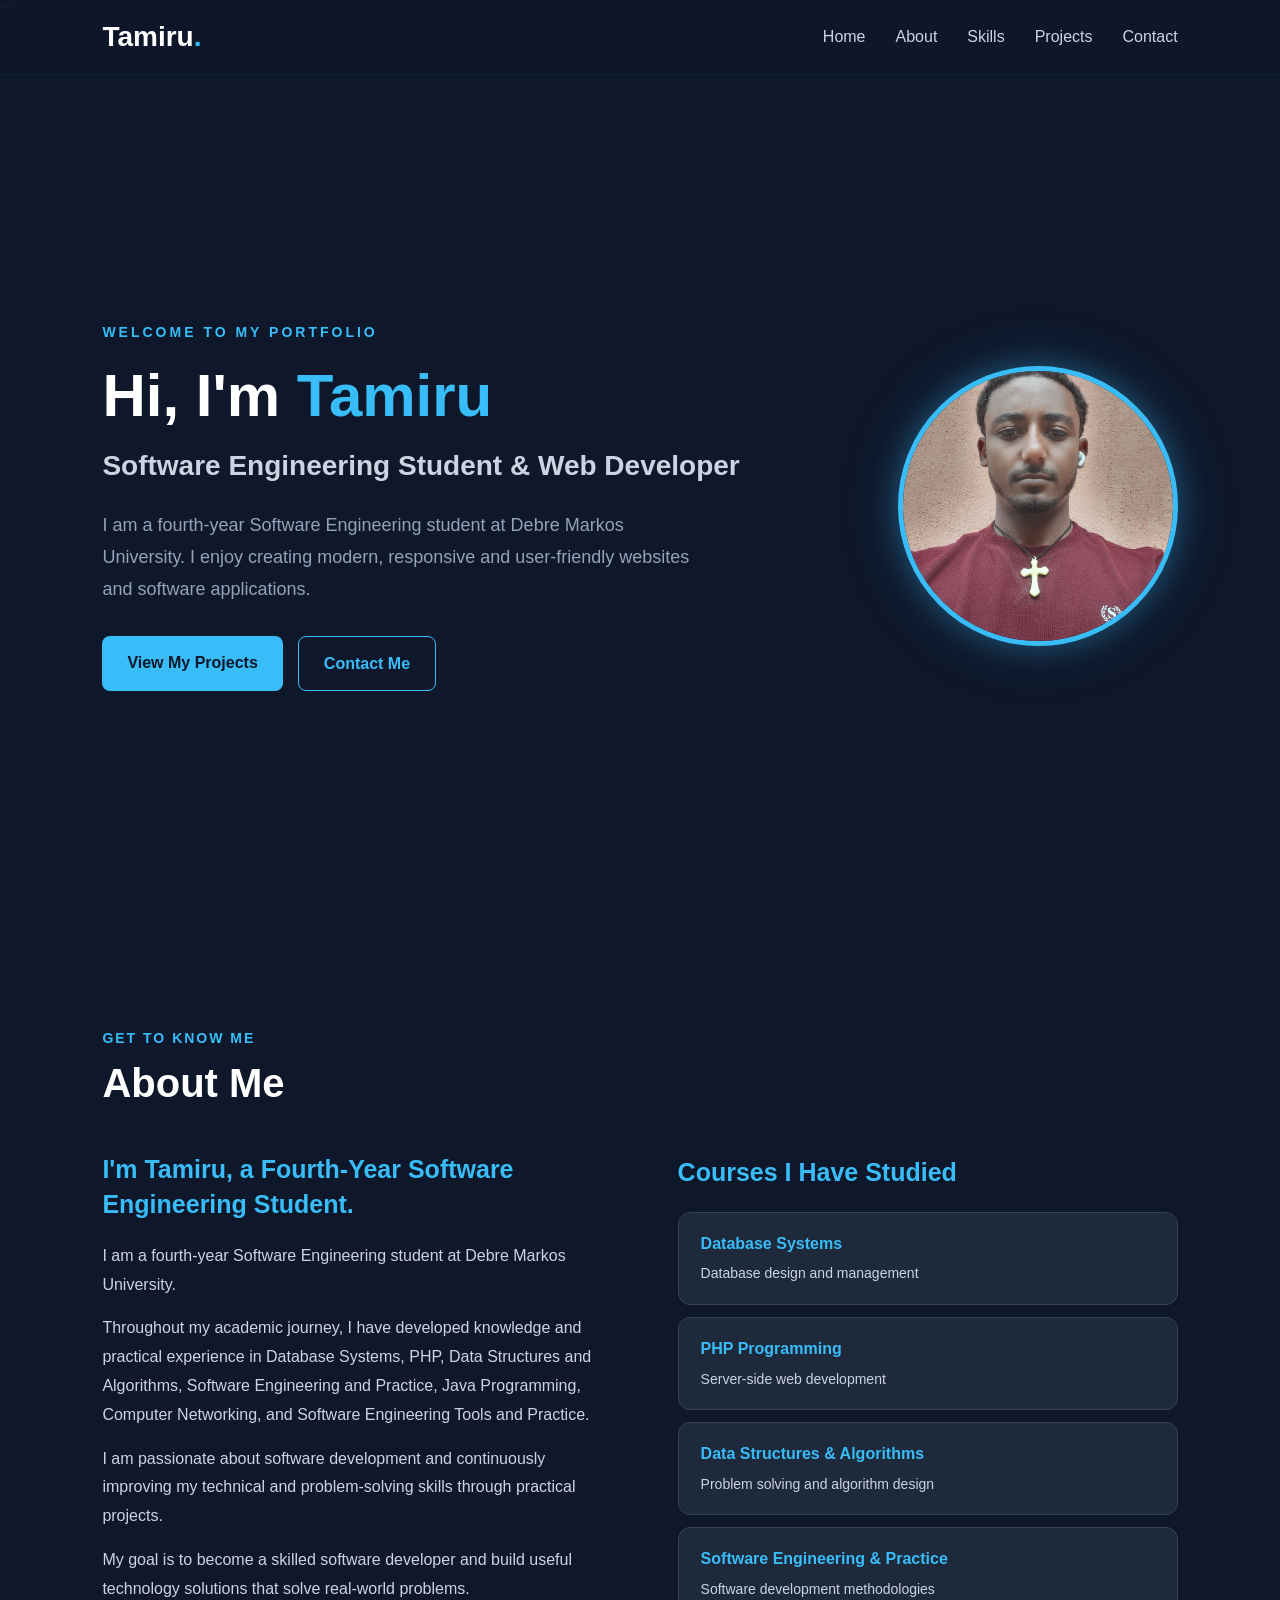
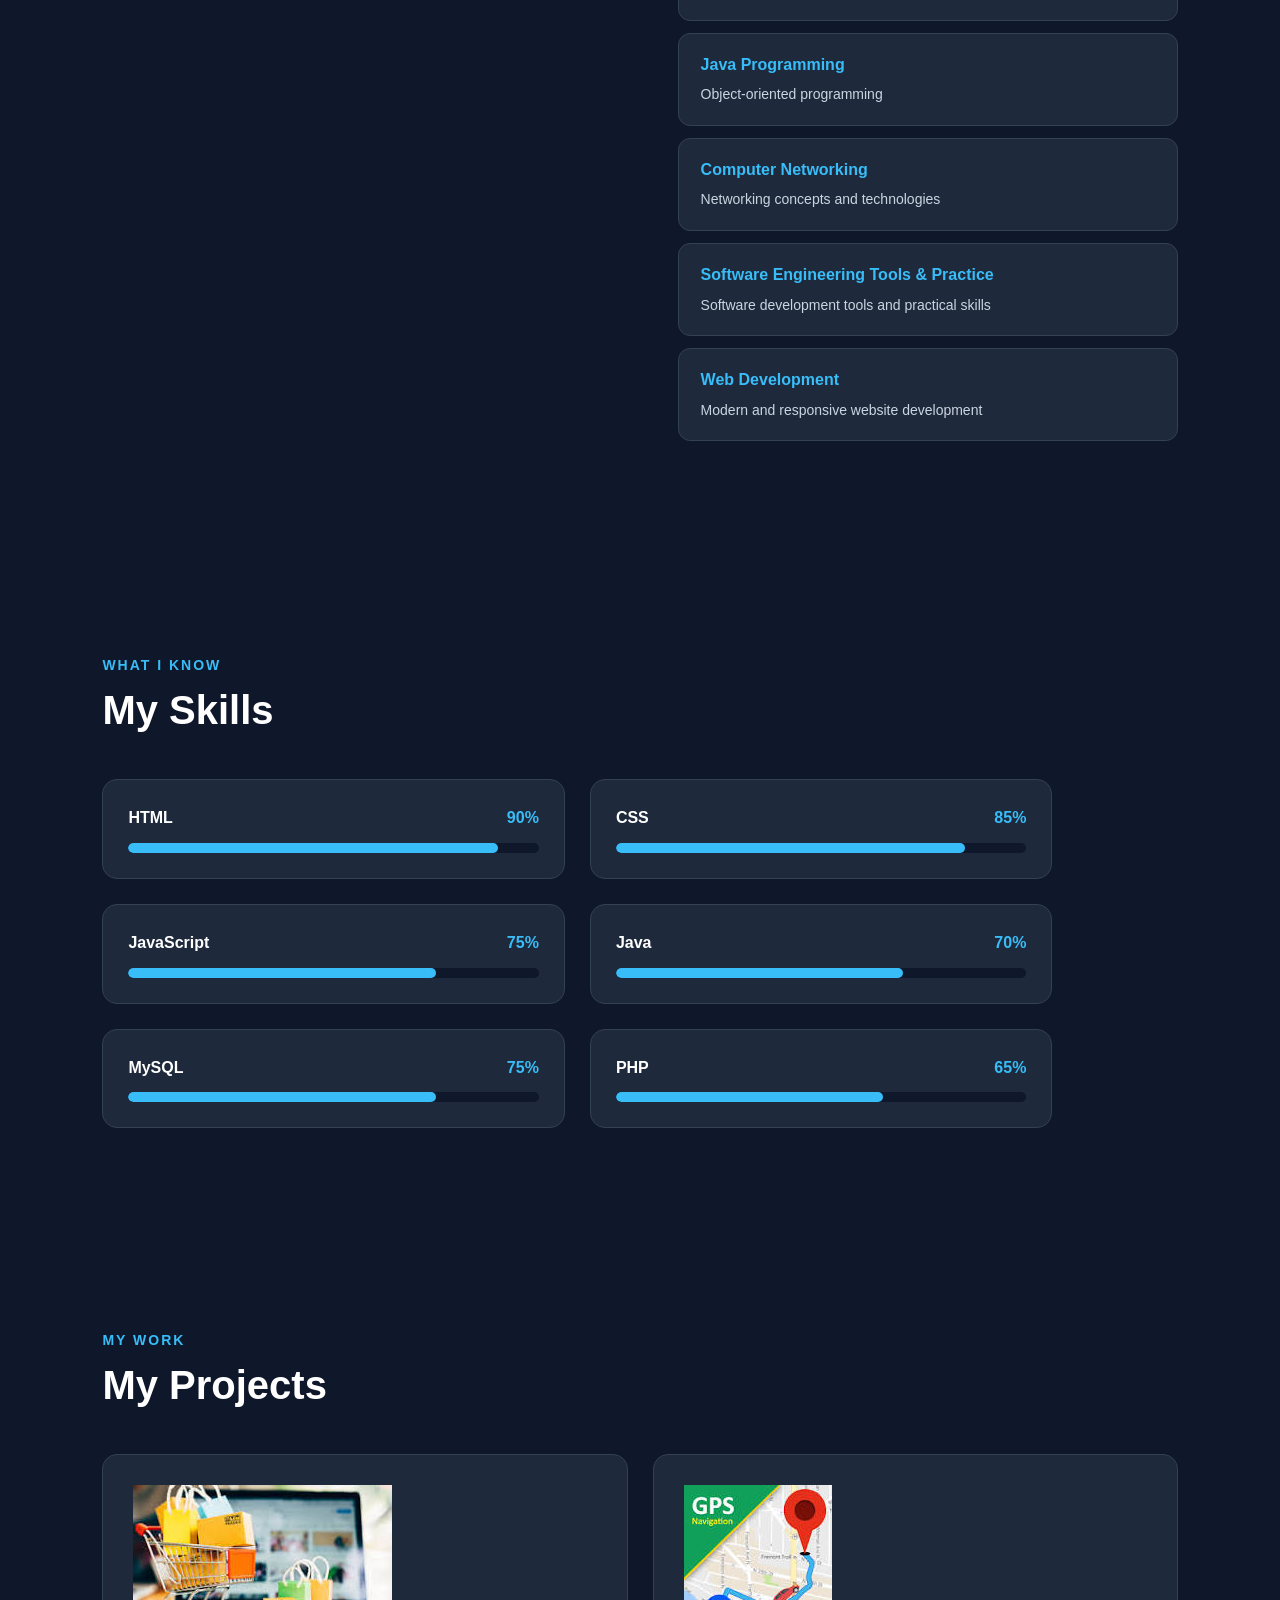
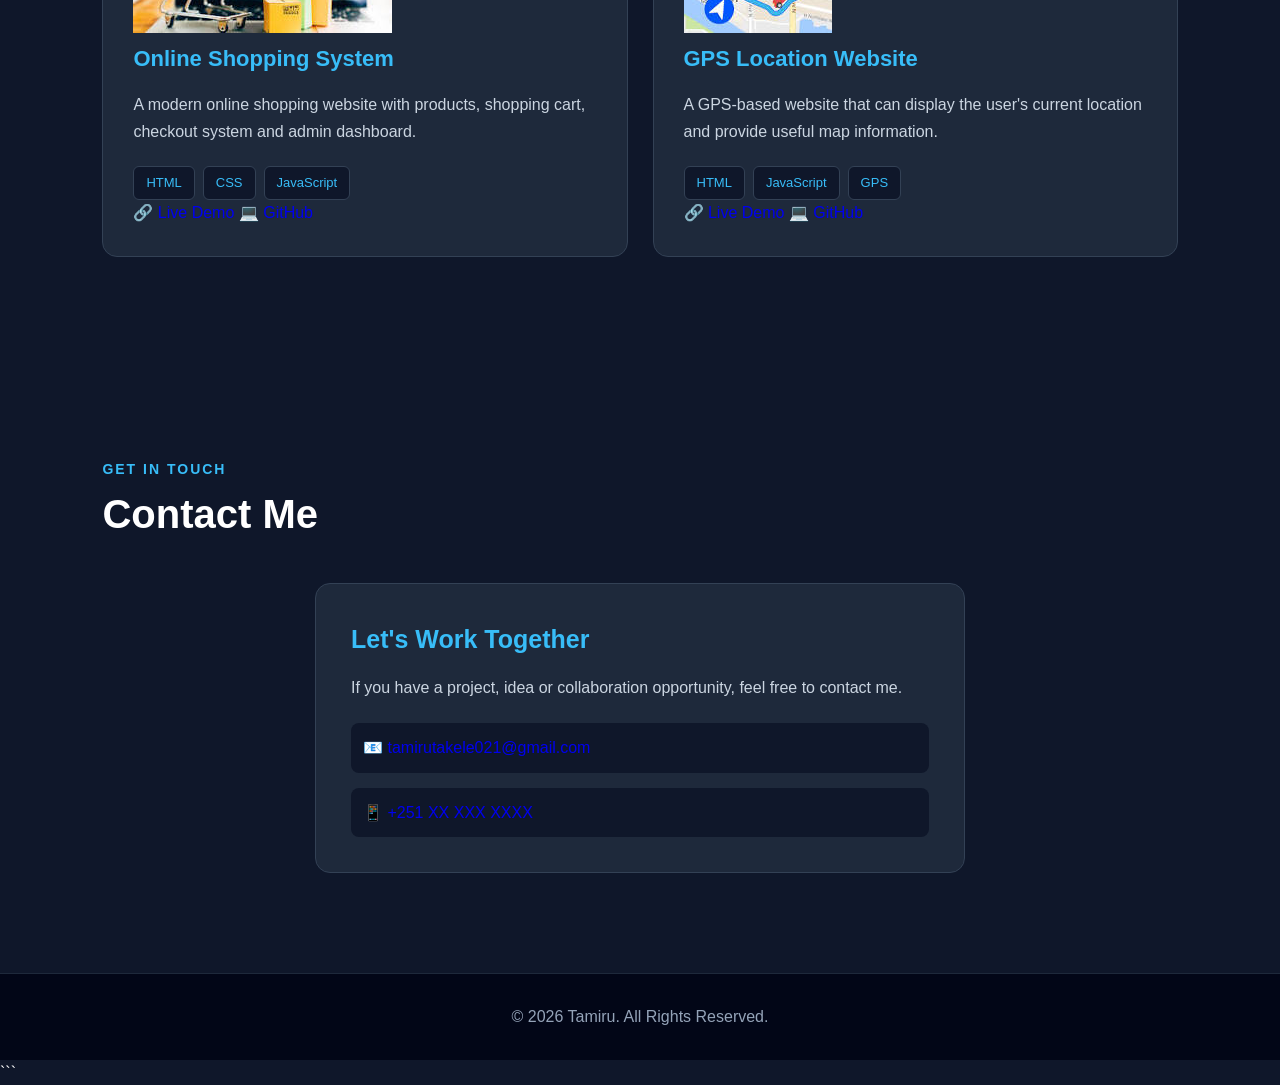
<file: index.html>
<!DOCTYPE html>

<html lang="en">

<head>

```
<meta charset="UTF-8">
<meta name="viewport" content="width=device-width, initial-scale=1.0">

<title>Tamiru | Software Engineering Portfolio</title>

<link rel="stylesheet" href="style.css">
```

</head>

<body>

```
<!-- ================= NAVBAR ================= -->

<header class="navbar">

    <div class="logo">
        Tamiru<span>.</span>
    </div>

    <nav id="navMenu">

        <a href="#home">Home</a>
        <a href="#about">About</a>
        <a href="#skills">Skills</a>
        <a href="#projects">Projects</a>
        <a href="#contact">Contact</a>

    </nav>

    <button
        class="menu-btn"
        onclick="toggleMenu()"
        aria-label="Open Menu">

        ☰

    </button>

</header>


<!-- ================= HOME ================= -->

<section id="home" class="hero">

    <div class="hero-text">

        <p class="welcome">
            WELCOME TO MY PORTFOLIO
        </p>

        <h1>
            Hi, I'm <span>Tamiru</span>
        </h1>

        <h2>
            Software Engineering Student & Web Developer
        </h2>

        <p class="description">

            I am a fourth-year Software Engineering student
            at Debre Markos University. I enjoy creating
            modern, responsive and user-friendly websites
            and software applications.

        </p>

        <div class="hero-buttons">

            <a
                href="#projects"
                class="btn primary">

                View My Projects

            </a>

            <a
                href="#contact"
                class="btn secondary">

                Contact Me

            </a>

        </div>

    </div>


    <!-- PROFILE PHOTO -->

    <div class="hero-image">

        <div class="profile-circle">

            <img
                src="images/images.jpg"
                alt="Tamiru Profile Photo">

        </div>

    </div>

</section>


<!-- ================= ABOUT ================= -->

<section id="about" class="about-section">

    <div class="section-title">

        <p>GET TO KNOW ME</p>

        <h2>About Me</h2>

    </div>


    <div class="about-content">


        <div class="about-text">

            <h3>
                I'm Tamiru, a Fourth-Year Software Engineering Student.
            </h3>

            <p>
                I am a fourth-year Software Engineering student
                at Debre Markos University.
            </p>

            <p>
                Throughout my academic journey, I have developed
                knowledge and practical experience in Database
                Systems, PHP, Data Structures and Algorithms,
                Software Engineering and Practice, Java Programming,
                Computer Networking, and Software Engineering
                Tools and Practice.
            </p>

            <p>
                I am passionate about software development and
                continuously improving my technical and
                problem-solving skills through practical projects.
            </p>

            <p>
                My goal is to become a skilled software developer
                and build useful technology solutions that solve
                real-world problems.
            </p>

        </div>


        <!-- COURSES -->

        <div class="about-info">

            <h3 class="courses-title">
                Courses I Have Studied
            </h3>


            <div class="info-box">

                <strong>
                    Database Systems
                </strong>

                <span>
                    Database design and management
                </span>

            </div>


            <div class="info-box">

                <strong>
                    PHP Programming
                </strong>

                <span>
                    Server-side web development
                </span>

            </div>


            <div class="info-box">

                <strong>
                    Data Structures & Algorithms
                </strong>

                <span>
                    Problem solving and algorithm design
                </span>

            </div>


            <div class="info-box">

                <strong>
                    Software Engineering & Practice
                </strong>

                <span>
                    Software development methodologies
                </span>

            </div>


            <div class="info-box">

                <strong>
                    Java Programming
                </strong>

                <span>
                    Object-oriented programming
                </span>

            </div>


            <div class="info-box">

                <strong>
                    Computer Networking
                </strong>

                <span>
                    Networking concepts and technologies
                </span>

            </div>


            <div class="info-box">

                <strong>
                    Software Engineering Tools & Practice
                </strong>

                <span>
                    Software development tools and practical skills
                </span>

            </div>


            <div class="info-box">

                <strong>
                    Web Development
                </strong>

                <span>
                    Modern and responsive website development
                </span>

            </div>

        </div>

    </div>

</section>


<!-- ================= SKILLS ================= -->

<section id="skills">

    <div class="section-title">

        <p>WHAT I KNOW</p>

        <h2>My Skills</h2>

    </div>


    <div class="skills-container">


        <!-- HTML -->

        <div class="skill">

            <div class="skill-header">

                <span>HTML</span>
                <span>90%</span>

            </div>

            <div class="progress-bar">

                <div class="progress html-progress"></div>

            </div>

        </div>


        <!-- CSS -->

        <div class="skill">

            <div class="skill-header">

                <span>CSS</span>
                <span>85%</span>

            </div>

            <div class="progress-bar">

                <div class="progress css-progress"></div>

            </div>

        </div>


        <!-- JAVASCRIPT -->

        <div class="skill">

            <div class="skill-header">

                <span>JavaScript</span>
                <span>75%</span>

            </div>

            <div class="progress-bar">

                <div class="progress js-progress"></div>

            </div>

        </div>


        <!-- JAVA -->

        <div class="skill">

            <div class="skill-header">

                <span>Java</span>
                <span>70%</span>

            </div>

            <div class="progress-bar">

                <div class="progress java-progress"></div>

            </div>

        </div>


        <!-- MYSQL -->

        <div class="skill">

            <div class="skill-header">

                <span>MySQL</span>
                <span>75%</span>

            </div>

            <div class="progress-bar">

                <div class="progress mysql-progress"></div>

            </div>

        </div>


        <!-- PHP -->

        <div class="skill">

            <div class="skill-header">

                <span>PHP</span>
                <span>65%</span>

            </div>

            <div class="progress-bar">

                <div class="progress php-progress"></div>

            </div>

        </div>

    </div>

</section>


<!-- ================= PROJECTS ================= -->

<section id="projects">

    <div class="section-title">

        <p>MY WORK</p>

        <h2>My Projects</h2>

    </div>


    <div class="projects-container">


        <!-- ================= PROJECT 1 ================= -->

        <div class="project-card">


            <div class="project-image">

                <img
                    src="images/online-shopping.jpg"
                    alt="Online Shopping System">

            </div>


            <div class="project-content">

                <h3>
                    Online Shopping System
                </h3>


                <p>

                    A modern online shopping website
                    with products, shopping cart,
                    checkout system and admin dashboard.

                </p>


                <div class="project-tech">

                    <span>HTML</span>
                    <span>CSS</span>
                    <span>JavaScript</span>

                </div>


                <div class="project-buttons">


                    <!-- ONLINE SHOPPING LIVE DEMO -->

                    <a
                        href="./online-shopping/index.html"
                        class="project-btn demo-btn"
                        target="_blank">

                        🔗 Live Demo

                    </a>


                    <a
                        href="#"
                        class="project-btn github-btn">

                        💻 GitHub

                    </a>

                </div>

            </div>

        </div>


        <!-- ================= PROJECT 2 ================= -->

        <div class="project-card">


            <div class="project-image">

                <img
                    src="images/gps-location.jpg"
                    alt="GPS Location Website">

            </div>


            <div class="project-content">

                <h3>
                    GPS Location Website
                </h3>


                <p>

                    A GPS-based website that can display
                    the user's current location and provide
                    useful map information.

                </p>


                <div class="project-tech">

                    <span>HTML</span>
                    <span>JavaScript</span>
                    <span>GPS</span>

                </div>


                <div class="project-buttons">


                    <!-- GPS LIVE DEMO -->

                    <a
                        href="./gps-location/index.html"
                        class="project-btn demo-btn"
                        target="_blank">

                        🔗 Live Demo

                    </a>


                    <a
                        href="#"
                        class="project-btn github-btn">

                        💻 GitHub

                    </a>

                </div>

            </div>

        </div>

    </div>

</section>


<!-- ================= CONTACT ================= -->

<section id="contact">

    <div class="section-title">

        <p>GET IN TOUCH</p>

        <h2>Contact Me</h2>

    </div>


    <div class="contact-container">

        <div class="contact-box">

            <h3>
                Let's Work Together
            </h3>


            <p>

                If you have a project, idea or
                collaboration opportunity,
                feel free to contact me.

            </p>


            <!-- EMAIL -->

            <div class="contact-item">

                📧

                <a
                    href="mailto:tamirutakele021@gmail.com">

                    tamirutakele021@gmail.com

                </a>

            </div>


            <!-- PHONE -->

            <div class="contact-item">

                📱

                <a href="tel:+251XXXXXXXXX">

                    +251 XX XXX XXXX

                </a>

            </div>

        </div>

    </div>

</section>


<!-- ================= FOOTER ================= -->

<footer>

    <p>
        © 2026 Tamiru. All Rights Reserved.
    </p>

</footer>


<!-- ================= JAVASCRIPT ================= -->

<script src="script.js"></script>
```

</body>

</html>
</file>
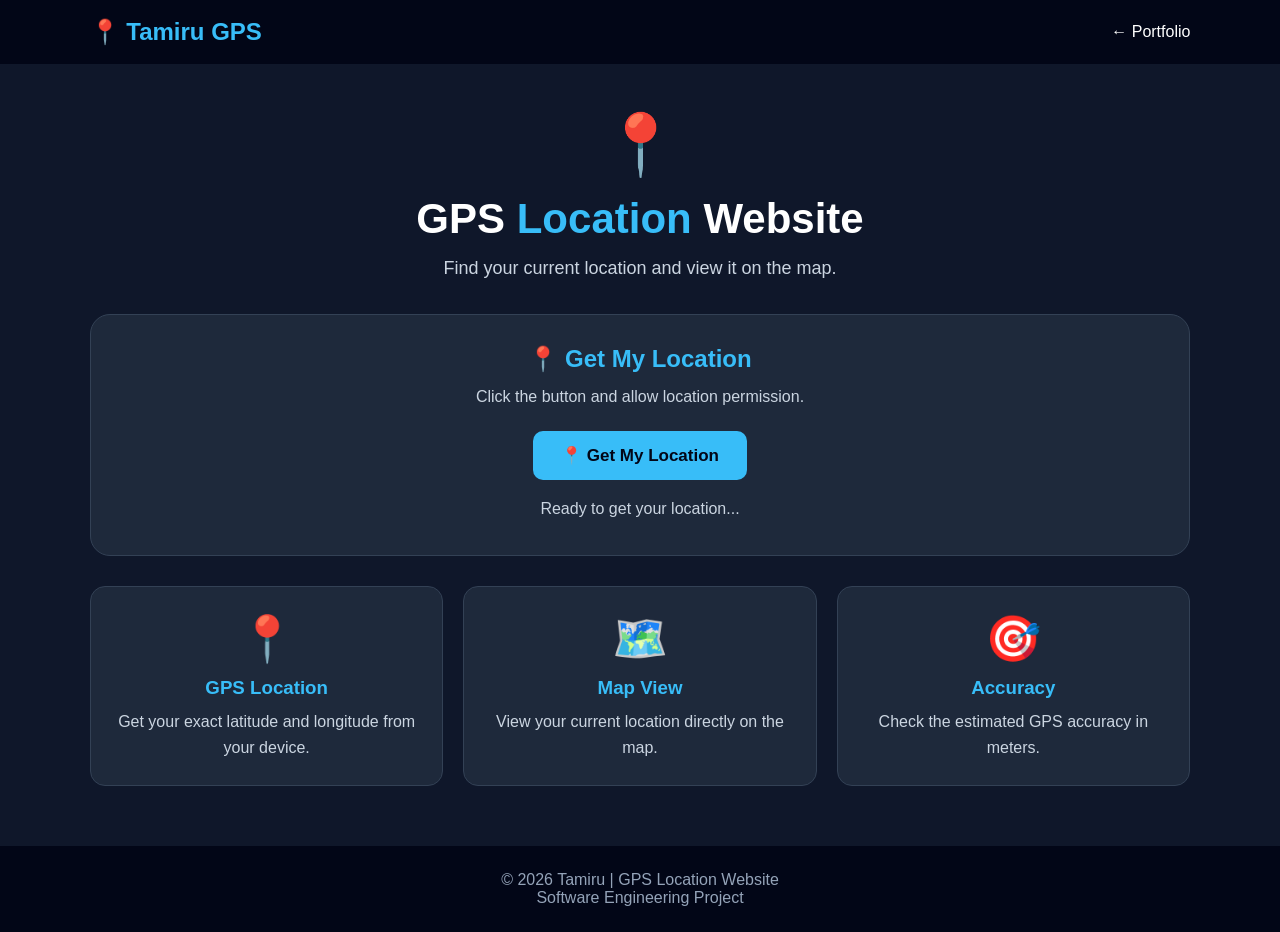
<file: gps-location/index.html>
<!DOCTYPE html>
<html lang="en">

<head>
    <meta charset="UTF-8">
    <meta name="viewport" content="width=device-width, initial-scale=1.0">

    <title>Tamiru | GPS Location</title>

    <style>
        * {
            margin: 0;
            padding: 0;
            box-sizing: border-box;
        }

        body {
            font-family: Arial, sans-serif;
            background: #0f172a;
            color: white;
            min-height: 100vh;
        }

        nav {
            background: #020617;
            padding: 18px 7%;
            display: flex;
            justify-content: space-between;
            align-items: center;
        }

        .logo {
            color: #38bdf8;
            font-size: 24px;
            font-weight: bold;
        }

        nav a {
            color: white;
            text-decoration: none;
        }

        nav a:hover {
            color: #38bdf8;
        }

        .container {
            width: 90%;
            max-width: 1100px;
            margin: 45px auto;
        }

        .hero {
            text-align: center;
            margin-bottom: 35px;
        }

        .hero-icon {
            font-size: 60px;
        }

        .hero h1 {
            font-size: 42px;
            margin: 15px 0;
        }

        .hero h1 span {
            color: #38bdf8;
        }

        .hero p {
            color: #cbd5e1;
            font-size: 18px;
        }

        .main-card {
            background: #1e293b;
            border: 1px solid #334155;
            border-radius: 20px;
            padding: 30px;
            text-align: center;
        }

        .main-card h2 {
            color: #38bdf8;
            margin-bottom: 15px;
        }

        .main-card p {
            color: #cbd5e1;
        }

        .btn {
            margin-top: 25px;
            padding: 14px 28px;
            border: none;
            border-radius: 10px;
            background: #38bdf8;
            color: #020617;
            font-size: 17px;
            font-weight: bold;
            cursor: pointer;
        }

        .btn:hover {
            background: white;
        }

        #status {
            margin-top: 20px;
            color: #cbd5e1;
            min-height: 25px;
        }

        /* INFORMATION CARDS */

        .info-grid {
            display: grid;
            grid-template-columns:
                repeat(auto-fit, minmax(220px, 1fr));
            gap: 20px;
            margin-top: 30px;
        }

        .info-card {
            background: #0f172a;
            border: 1px solid #334155;
            border-radius: 15px;
            padding: 25px;
            text-align: center;
        }

        .info-card .icon {
            font-size: 40px;
            margin-bottom: 12px;
        }

        .info-card h3 {
            color: #38bdf8;
            margin-bottom: 10px;
        }

        .info-card p {
            color: white;
            font-size: 18px;
            font-weight: bold;
            word-break: break-word;
        }

        /* MAP */

        .map-section {
            display: none;
            margin-top: 30px;
        }

        .map-section h2 {
            color: #38bdf8;
            margin-bottom: 15px;
        }

        .map {
            width: 100%;
            height: 450px;
            border: none;
            border-radius: 15px;
        }

        .map-link {
            display: inline-block;
            margin-top: 15px;
            color: #38bdf8;
            text-decoration: none;
        }

        .map-link:hover {
            color: white;
        }

        /* FEATURES */

        .features {
            display: grid;
            grid-template-columns:
                repeat(auto-fit, minmax(220px, 1fr));
            gap: 20px;
            margin-top: 30px;
        }

        .feature {
            background: #1e293b;
            border: 1px solid #334155;
            border-radius: 15px;
            padding: 25px;
            text-align: center;
        }

        .feature-icon {
            font-size: 45px;
            margin-bottom: 12px;
        }

        .feature h3 {
            color: #38bdf8;
            margin-bottom: 10px;
        }

        .feature p {
            color: #cbd5e1;
            line-height: 1.6;
        }

        footer {
            background: #020617;
            text-align: center;
            padding: 25px;
            margin-top: 60px;
            color: #94a3b8;
        }

        @media (max-width: 600px) {

            .hero h1 {
                font-size: 32px;
            }

            .main-card {
                padding: 20px;
            }

            .map {
                height: 320px;
            }

            nav {
                padding: 15px 5%;
            }
        }
    </style>
</head>

<body>

    <!-- NAVBAR -->

    <nav>

        <div class="logo">
            📍 Tamiru GPS
        </div>

        <a href="../index.html">
            ← Portfolio
        </a>

    </nav>


    <!-- MAIN -->

    <main class="container">

        <!-- HERO -->

        <div class="hero">

            <div class="hero-icon">
                📍
            </div>

            <h1>
                GPS <span>Location</span> Website
            </h1>

            <p>
                Find your current location and view it on the map.
            </p>

        </div>


        <!-- LOCATION CARD -->

        <div class="main-card">

            <h2>
                📍 Get My Location
            </h2>

            <p>
                Click the button and allow location permission.
            </p>

            <button
                class="btn"
                onclick="getLocation()">

                📍 Get My Location

            </button>

            <div id="status">
                Ready to get your location...
            </div>


            <!-- INFO -->

            <div
                class="info-grid"
                id="infoGrid"
                style="display:none;">


                <!-- GPS LOCATION -->

                <div class="info-card">

                    <div class="icon">
                        📍
                    </div>

                    <h3>
                        GPS Location
                    </h3>

                    <p>
                        <span id="latitude">-</span>
                        <br>
                        <span id="longitude">-</span>
                    </p>

                </div>


                <!-- MAP VIEW -->

                <div class="info-card">

                    <div class="icon">
                        🗺️
                    </div>

                    <h3>
                        Map View
                    </h3>

                    <p>
                        Location Map
                    </p>

                </div>


                <!-- ACCURACY -->

                <div class="info-card">

                    <div class="icon">
                        🎯
                    </div>

                    <h3>
                        Accuracy
                    </h3>

                    <p id="accuracy">
                        -
                    </p>

                </div>


            </div>


            <!-- MAP -->

            <div
                class="map-section"
                id="mapSection">

                <h2>
                    🗺️ Your Location on Map
                </h2>

                <iframe
                    id="map"
                    class="map"
                    loading="lazy">
                </iframe>

                <a
                    id="openMap"
                    class="map-link"
                    href="#"
                    target="_blank">

                    🌍 Open Location in Google Maps

                </a>

            </div>

        </div>


        <!-- FEATURES -->

        <div class="features">


            <div class="feature">

                <div class="feature-icon">
                    📍
                </div>

                <h3>
                    GPS Location
                </h3>

                <p>
                    Get your exact latitude and longitude
                    from your device.
                </p>

            </div>


            <div class="feature">

                <div class="feature-icon">
                    🗺️
                </div>

                <h3>
                    Map View
                </h3>

                <p>
                    View your current location directly
                    on the map.
                </p>

            </div>


            <div class="feature">

                <div class="feature-icon">
                    🎯
                </div>

                <h3>
                    Accuracy
                </h3>

                <p>
                    Check the estimated GPS accuracy
                    in meters.
                </p>

            </div>


        </div>

    </main>


    <!-- FOOTER -->

    <footer>

        <p>
            © 2026 Tamiru | GPS Location Website
        </p>

        <p>
            Software Engineering Project
        </p>

    </footer>


    <!-- JAVASCRIPT -->

    <script>

        function getLocation() {

            const status =
                document.getElementById("status");

            const infoGrid =
                document.getElementById("infoGrid");

            const mapSection =
                document.getElementById("mapSection");


            // Browser GPS support

            if (!navigator.geolocation) {

                status.innerHTML =
                    "❌ Your browser does not support GPS.";

                return;
            }


            // Loading

            status.innerHTML =
                "⏳ Getting your location...";


            navigator.geolocation.getCurrentPosition(

                function(position) {

                    const lat =
                        position.coords.latitude;

                    const lon =
                        position.coords.longitude;

                    const accuracy =
                        position.coords.accuracy;


                    // GPS LOCATION

                    document.getElementById("latitude")
                        .innerText =
                        "Lat: " + lat.toFixed(6);


                    document.getElementById("longitude")
                        .innerText =
                        "Lng: " + lon.toFixed(6);


                    // ACCURACY

                    document.getElementById("accuracy")
                        .innerText =
                        Math.round(accuracy) + " meters";


                    // SHOW INFORMATION

                    infoGrid.style.display =
                        "grid";


                    // OPENSTREETMAP

                    const bbox =
                        (lon - 0.01) + "," +
                        (lat - 0.01) + "," +
                        (lon + 0.01) + "," +
                        (lat + 0.01);


                    const mapURL =
                        "https://www.openstreetmap.org/export/embed.html"
                        + "?bbox=" + bbox
                        + "&layer=mapnik"
                        + "&marker=" + lat + "," + lon;


                    document.getElementById("map")
                        .src = mapURL;


                    // SHOW MAP

                    mapSection.style.display =
                        "block";


                    // GOOGLE MAPS LINK

                    document.getElementById("openMap")
                        .href =
                        "https://www.google.com/maps?q="
                        + lat + "," + lon;


                    // SUCCESS

                    status.innerHTML =
                        "✅ Location found successfully!";


                },


                function(error) {

                    if (error.code === 1) {

                        status.innerHTML =
                            "❌ Permission denied. Please allow location access.";

                    }

                    else if (error.code === 2) {

                        status.innerHTML =
                            "❌ Location unavailable. Check GPS or internet.";

                    }

                    else if (error.code === 3) {

                        status.innerHTML =
                            "❌ Request timed out. Try again.";

                    }

                    else {

                        status.innerHTML =
                            "❌ Unable to get your location.";

                    }

                },


                {
                    enableHighAccuracy: true,
                    timeout: 20000,
                    maximumAge: 0
                }

            );

        }

    </script>

</body>

</html>
</file>
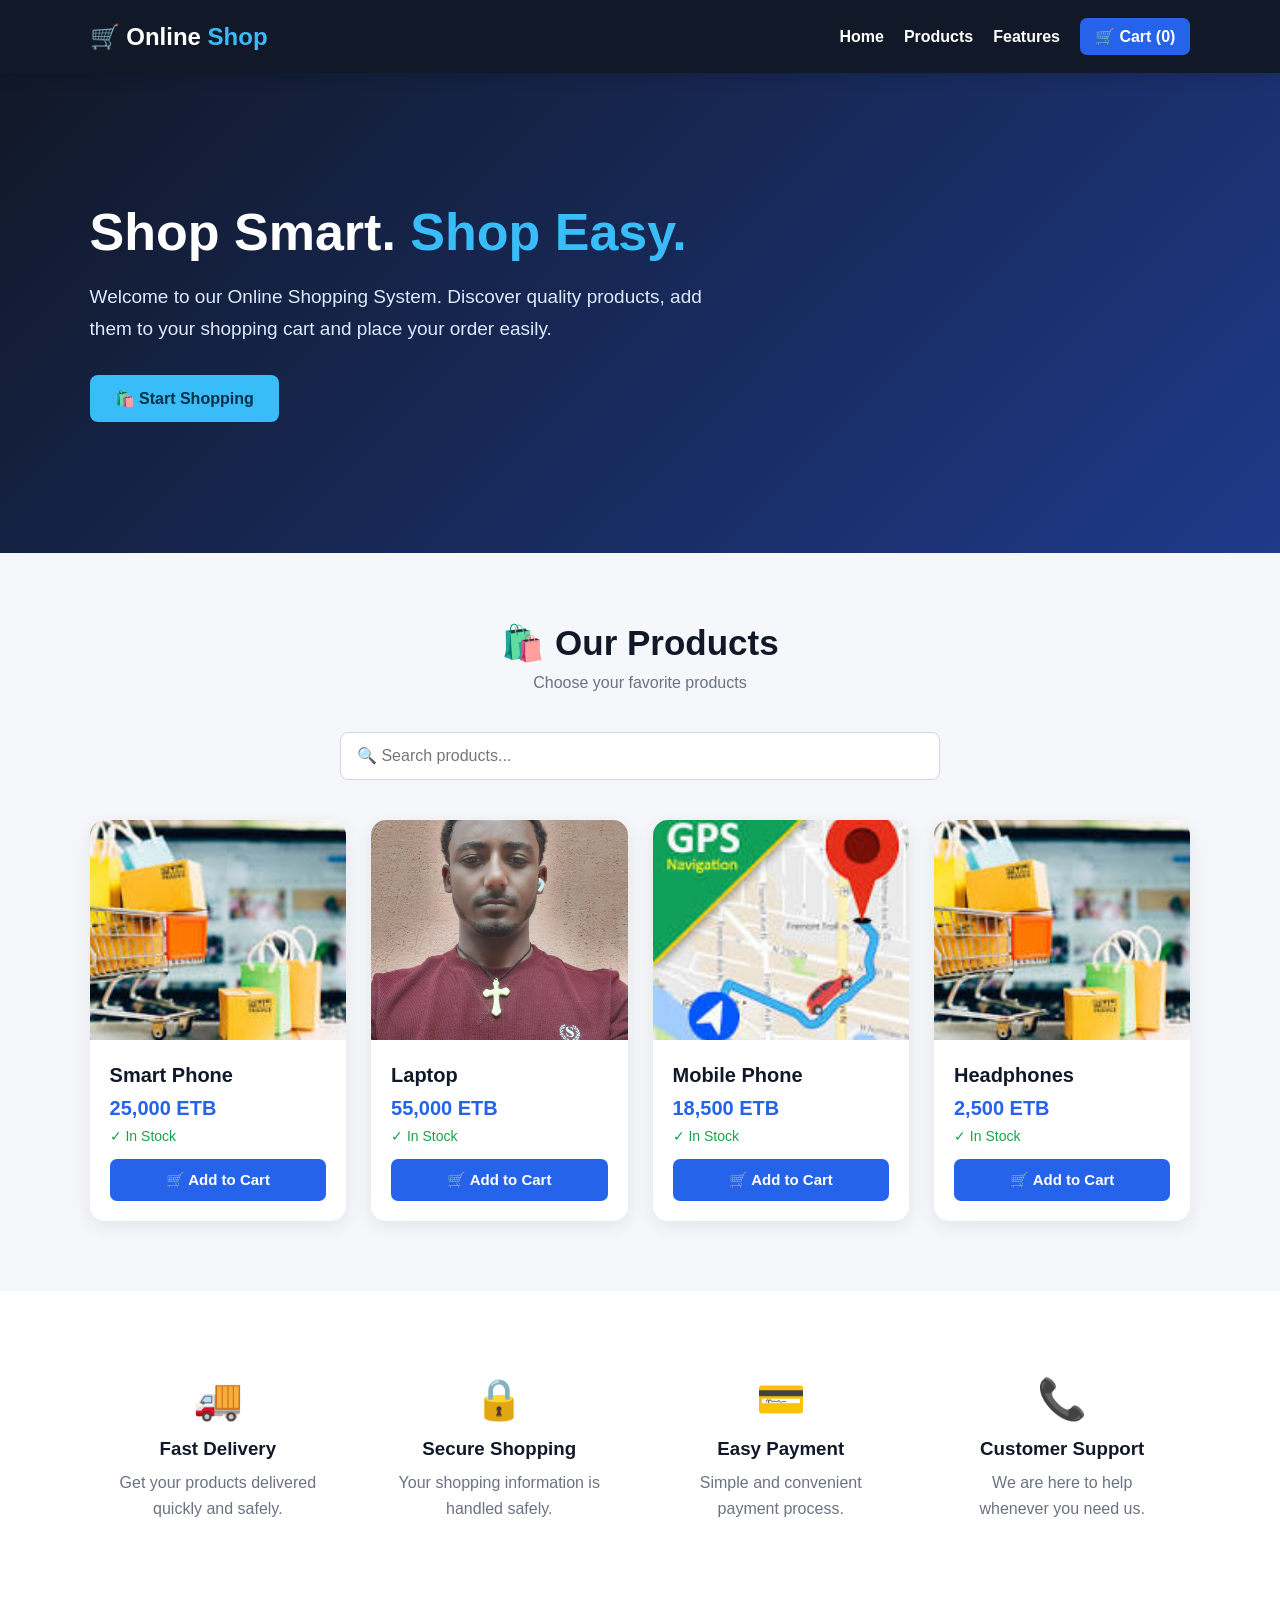
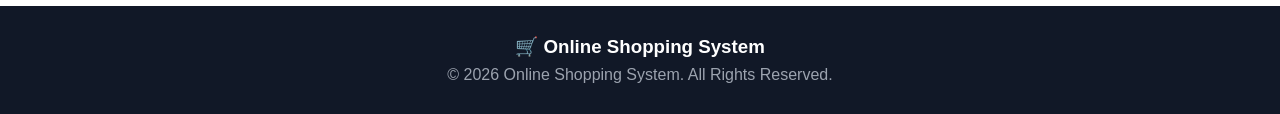
<file: online-shopping/index.html>
<!DOCTYPE html>
<html lang="en">

<head>
    <meta charset="UTF-8">
    <meta name="viewport" content="width=device-width, initial-scale=1.0">

    <title>Online Shopping System</title>

    <style>

        * {
            margin: 0;
            padding: 0;
            box-sizing: border-box;
        }

        body {
            font-family: Arial, sans-serif;
            background: #f5f7fb;
            color: #111827;
        }

        /* =========================
           NAVBAR
        ========================= */

        nav {
            background: #111827;
            color: white;

            padding: 18px 7%;

            display: flex;
            justify-content: space-between;
            align-items: center;

            position: sticky;
            top: 0;
            z-index: 1000;

            box-shadow: 0 3px 15px rgba(0,0,0,0.15);
        }

        nav h2 {
            font-size: 24px;
        }

        nav h2 span {
            color: #38bdf8;
        }

        nav .links {
            display: flex;
            align-items: center;
            gap: 20px;
        }

        nav a {
            color: white;
            text-decoration: none;
            font-weight: bold;
        }

        nav a:hover {
            color: #38bdf8;
        }

        .cart-link {
            background: #2563eb;
            padding: 9px 15px;
            border-radius: 7px;
        }

        .cart-link:hover {
            color: white;
            background: #1d4ed8;
        }

        /* =========================
           HERO
        ========================= */

        .hero {
            min-height: 480px;

            display: flex;
            align-items: center;

            padding: 60px 7%;

            background:
                linear-gradient(
                    135deg,
                    #111827,
                    #1e3a8a
                );

            color: white;
        }

        .hero-content {
            max-width: 650px;
        }

        .hero h1 {
            font-size: 52px;
            line-height: 1.1;
            margin-bottom: 20px;
        }

        .hero h1 span {
            color: #38bdf8;
        }

        .hero p {
            font-size: 19px;
            line-height: 1.7;
            color: #dbeafe;
            margin-bottom: 30px;
        }

        .shop-btn {
            display: inline-block;

            padding: 14px 25px;

            background: #38bdf8;
            color: #082f49;

            text-decoration: none;

            border-radius: 8px;

            font-weight: bold;

            transition: 0.3s;
        }

        .shop-btn:hover {
            transform: translateY(-3px);
            background: white;
        }

        /* =========================
           PRODUCTS SECTION
        ========================= */

        .products-section {
            padding: 70px 7%;
        }

        .section-title {
            text-align: center;
            margin-bottom: 40px;
        }

        .section-title h2 {
            font-size: 35px;
            margin-bottom: 10px;
        }

        .section-title p {
            color: #6b7280;
        }

        /* =========================
           SEARCH
        ========================= */

        .search-box {
            max-width: 600px;
            margin: 0 auto 40px;

            display: flex;
            gap: 10px;
        }

        .search-box input {
            width: 100%;

            padding: 14px 16px;

            border: 1px solid #d1d5db;
            border-radius: 8px;

            font-size: 16px;

            outline: none;
        }

        .search-box input:focus {
            border-color: #2563eb;
        }

        /* =========================
           PRODUCT GRID
        ========================= */

        .products {
            display: grid;

            grid-template-columns:
                repeat(auto-fit, minmax(230px, 1fr));

            gap: 25px;
        }

        .product-card {
            background: white;

            border-radius: 15px;

            overflow: hidden;

            box-shadow:
                0 5px 20px rgba(0,0,0,0.08);

            transition: 0.3s;
        }

        .product-card:hover {
            transform: translateY(-7px);

            box-shadow:
                0 12px 30px rgba(0,0,0,0.15);
        }

        .product-image {
            width: 100%;
            height: 220px;

            object-fit: cover;

            background: #e5e7eb;
        }

        .product-info {
            padding: 20px;
        }

        .product-info h3 {
            margin-bottom: 10px;
            font-size: 20px;
        }

        .price {
            color: #2563eb;

            font-size: 20px;

            font-weight: bold;

            margin-bottom: 8px;
        }

        .stock {
            color: #16a34a;

            font-size: 14px;

            margin-bottom: 15px;
        }

        .add-btn {
            width: 100%;

            padding: 12px;

            border: none;

            border-radius: 7px;

            background: #2563eb;

            color: white;

            font-size: 15px;

            font-weight: bold;

            cursor: pointer;

            transition: 0.3s;
        }

        .add-btn:hover {
            background: #1d4ed8;
        }

        .add-btn:disabled {
            background: #9ca3af;
            cursor: not-allowed;
        }

        /* =========================
           FEATURES
        ========================= */

        .features {
            padding: 60px 7%;

            background: white;

            display: grid;

            grid-template-columns:
                repeat(auto-fit, minmax(220px, 1fr));

            gap: 25px;
        }

        .feature {
            text-align: center;

            padding: 25px;
        }

        .feature-icon {
            font-size: 40px;
            margin-bottom: 15px;
        }

        .feature h3 {
            margin-bottom: 10px;
        }

        .feature p {
            color: #6b7280;
            line-height: 1.6;
        }

        /* =========================
           FOOTER
        ========================= */

        footer {
            background: #111827;

            color: white;

            text-align: center;

            padding: 30px 20px;
        }

        footer p {
            color: #9ca3af;
            margin-top: 8px;
        }

        /* =========================
           MESSAGE
        ========================= */

        #message {
            position: fixed;

            bottom: 25px;
            right: 25px;

            background: #16a34a;

            color: white;

            padding: 15px 20px;

            border-radius: 8px;

            display: none;

            z-index: 2000;

            box-shadow:
                0 5px 20px rgba(0,0,0,0.2);
        }

        /* =========================
           MOBILE
        ========================= */

        @media (max-width: 700px) {

            nav {
                padding: 15px 5%;
            }

            nav h2 {
                font-size: 19px;
            }

            nav .links {
                gap: 8px;
            }

            nav .links a:not(.cart-link) {
                display: none;
            }

            .hero {
                padding: 50px 6%;
                min-height: 420px;
            }

            .hero h1 {
                font-size: 38px;
            }

            .hero p {
                font-size: 16px;
            }

            .products-section {
                padding: 50px 6%;
            }

            .section-title h2 {
                font-size: 29px;
            }

            .product-image {
                height: 200px;
            }

        }

    </style>

</head>


<body>


    <!-- =========================
         NAVIGATION
    ========================= -->

    <nav>

        <h2>
            🛒 Online <span>Shop</span>
        </h2>

        <div class="links">

            <a href="#home">
                Home
            </a>

            <a href="#products">
                Products
            </a>

            <a href="#features">
                Features
            </a>

            <a href="cart.html" class="cart-link">
                🛒 Cart
                (<span id="cartCount">0</span>)
            </a>

        </div>

    </nav>


    <!-- =========================
         HERO
    ========================= -->

    <section class="hero" id="home">

        <div class="hero-content">

            <h1>
                Shop Smart.
                <span>Shop Easy.</span>
            </h1>

            <p>
                Welcome to our Online Shopping System.
                Discover quality products, add them to your
                shopping cart and place your order easily.
            </p>

            <a href="#products" class="shop-btn">
                🛍️ Start Shopping
            </a>

        </div>

    </section>


    <!-- =========================
         PRODUCTS
    ========================= -->

    <section class="products-section" id="products">

        <div class="section-title">

            <h2>
                🛍️ Our Products
            </h2>

            <p>
                Choose your favorite products
            </p>

        </div>


        <!-- SEARCH -->

        <div class="search-box">

            <input
                type="text"
                id="searchInput"
                placeholder="🔍 Search products..."
                onkeyup="searchProducts()"
            >

        </div>


        <!-- PRODUCTS -->

        <div class="products" id="productsContainer">

            <!-- Product 1 -->

            <div
                class="product-card"
                data-name="Smart Phone"
            >

                <img
                    src="../images/online-shopping.jpg"
                    class="product-image"
                    alt="Smart Phone"
                >

                <div class="product-info">

                    <h3>
                        Smart Phone
                    </h3>

                    <div class="price">
                        25,000 ETB
                    </div>

                    <div class="stock">
                        ✓ In Stock
                    </div>

                    <button
                        class="add-btn"
                        onclick="
                        addToCart(
                            'Smart Phone',
                            25000,
                            '../images/online-shopping.jpg'
                        )"
                    >
                        🛒 Add to Cart
                    </button>

                </div>

            </div>


            <!-- Product 2 -->

            <div
                class="product-card"
                data-name="Laptop"
            >

                <img
                    src="../images/images.jpg"
                    class="product-image"
                    alt="Laptop"
                >

                <div class="product-info">

                    <h3>
                        Laptop
                    </h3>

                    <div class="price">
                        55,000 ETB
                    </div>

                    <div class="stock">
                        ✓ In Stock
                    </div>

                    <button
                        class="add-btn"
                        onclick="
                        addToCart(
                            'Laptop',
                            55000,
                            '../images/images.jpg'
                        )"
                    >
                        🛒 Add to Cart
                    </button>

                </div>

            </div>


            <!-- Product 3 -->

            <div
                class="product-card"
                data-name="Mobile Phone"
            >

                <img
                    src="../images/gps-location.jpg"
                    class="product-image"
                    alt="Mobile Phone"
                >

                <div class="product-info">

                    <h3>
                        Mobile Phone
                    </h3>

                    <div class="price">
                        18,500 ETB
                    </div>

                    <div class="stock">
                        ✓ In Stock
                    </div>

                    <button
                        class="add-btn"
                        onclick="
                        addToCart(
                            'Mobile Phone',
                            18500,
                            '../images/gps-location.jpg'
                        )"
                    >
                        🛒 Add to Cart
                    </button>

                </div>

            </div>


            <!-- Product 4 -->

            <div
                class="product-card"
                data-name="Headphones"
            >

                <img
                    src="../images/online-shopping.jpg"
                    class="product-image"
                    alt="Headphones"
                >

                <div class="product-info">

                    <h3>
                        Headphones
                    </h3>

                    <div class="price">
                        2,500 ETB
                    </div>

                    <div class="stock">
                        ✓ In Stock
                    </div>

                    <button
                        class="add-btn"
                        onclick="
                        addToCart(
                            'Headphones',
                            2500,
                            '../images/online-shopping.jpg'
                        )"
                    >
                        🛒 Add to Cart
                    </button>

                </div>

            </div>


        </div>

    </section>


    <!-- =========================
         FEATURES
    ========================= -->

    <section class="features" id="features">


        <div class="feature">

            <div class="feature-icon">
                🚚
            </div>

            <h3>
                Fast Delivery
            </h3>

            <p>
                Get your products delivered
                quickly and safely.
            </p>

        </div>


        <div class="feature">

            <div class="feature-icon">
                🔒
            </div>

            <h3>
                Secure Shopping
            </h3>

            <p>
                Your shopping information
                is handled safely.
            </p>

        </div>


        <div class="feature">

            <div class="feature-icon">
                💳
            </div>

            <h3>
                Easy Payment
            </h3>

            <p>
                Simple and convenient
                payment process.
            </p>

        </div>


        <div class="feature">

            <div class="feature-icon">
                📞
            </div>

            <h3>
                Customer Support
            </h3>

            <p>
                We are here to help
                whenever you need us.
            </p>

        </div>


    </section>


    <!-- =========================
         FOOTER
    ========================= -->

    <footer>

        <h3>
            🛒 Online Shopping System
        </h3>

        <p>
            © 2026 Online Shopping System.
            All Rights Reserved.
        </p>

    </footer>


    <!-- MESSAGE -->

    <div id="message">
        Product added to cart! 🛒
    </div>


    <!-- =========================
         JAVASCRIPT
    ========================= -->

    <script>


        /* =========================
           ADD TO CART
        ========================= */

        function addToCart(name, price, image) {

            let cart =
                JSON.parse(
                    localStorage.getItem("cart")
                ) || [];


            let existingProduct =
                cart.find(
                    item => item.name === name
                );


            if (existingProduct) {

                existingProduct.quantity =
                    (existingProduct.quantity || 1) + 1;

            } else {

                cart.push({

                    name: name,

                    price: price,

                    image: image,

                    quantity: 1

                });

            }


            localStorage.setItem(
                "cart",
                JSON.stringify(cart)
            );


            updateCartCount();


            showMessage(
                name + " added to cart! 🛒"
            );

        }


        /* =========================
           CART COUNT
        ========================= */

        function updateCartCount() {

            let cart =
                JSON.parse(
                    localStorage.getItem("cart")
                ) || [];


            let count = 0;


            cart.forEach(function(item) {

                count +=
                    Number(item.quantity) || 1;

            });


            document.getElementById(
                "cartCount"
            ).innerText = count;

        }


        /* =========================
           SEARCH PRODUCTS
        ========================= */

        function searchProducts() {

            let search =
                document
                    .getElementById("searchInput")
                    .value
                    .toLowerCase();


            let products =
                document.querySelectorAll(
                    ".product-card"
                );


            products.forEach(function(product) {

                let name =
                    product
                        .getAttribute("data-name")
                        .toLowerCase();


                if (
                    name.includes(search)
                ) {

                    product.style.display =
                        "block";

                } else {

                    product.style.display =
                        "none";

                }

            });

        }


        /* =========================
           MESSAGE
        ========================= */

        function showMessage(text) {

            let message =
                document.getElementById(
                    "message"
                );


            message.innerText = text;

            message.style.display = "block";


            setTimeout(function() {

                message.style.display = "none";

            }, 2500);

        }


        /* =========================
           LOAD CART COUNT
        ========================= */

        updateCartCount();


    </script>


</body>

</html>
</file>
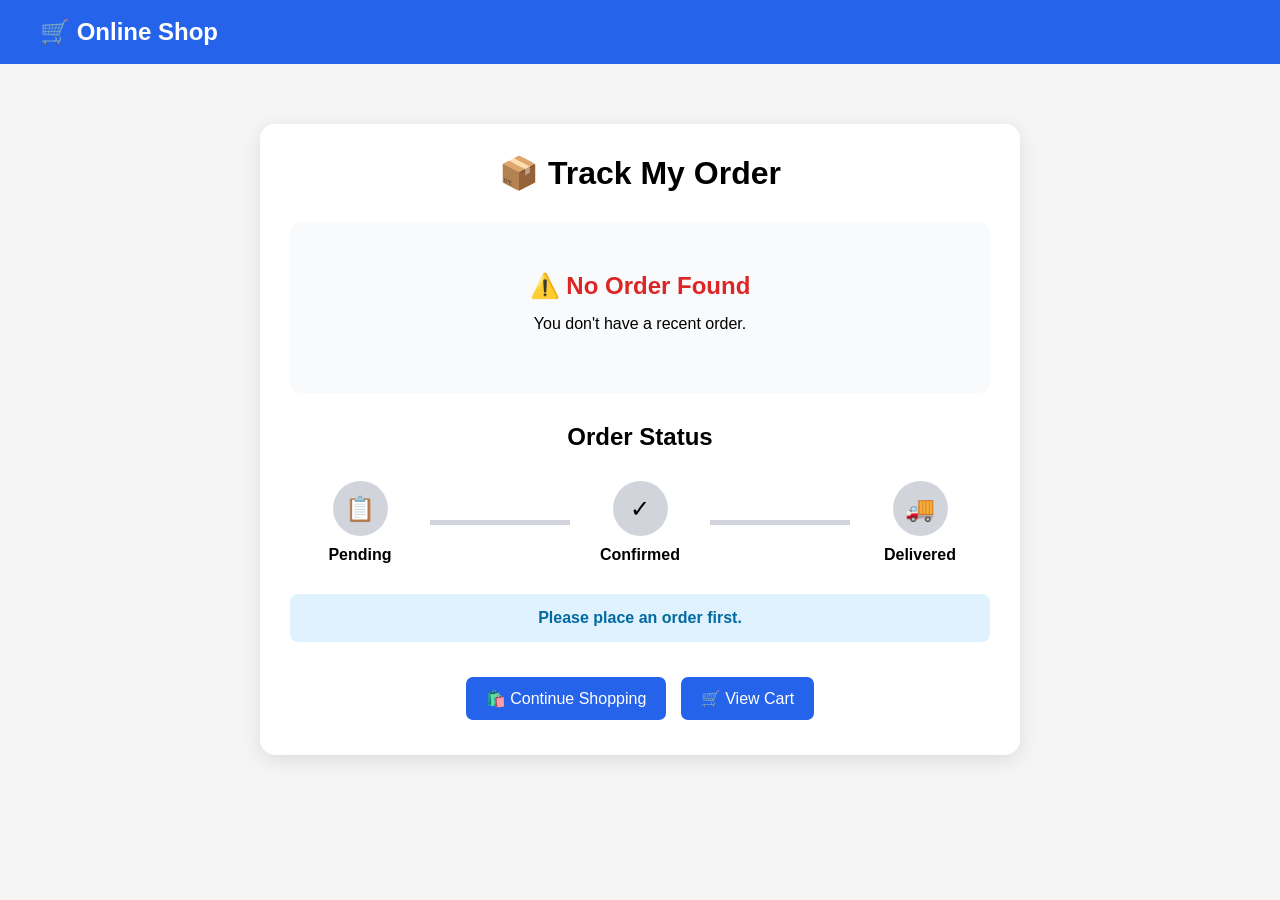
<file: track-order.html>
<!DOCTYPE html>
<html lang="en">

<head>

    <meta charset="UTF-8">

    <meta name="viewport"
          content="width=device-width, initial-scale=1.0">

    <title>Track My Order</title>

    <style>

        * {
            margin: 0;
            padding: 0;
            box-sizing: border-box;
        }

        body {
            font-family: Arial, sans-serif;
            background: #f5f5f5;
        }

        nav {
            background: #2563eb;
            color: white;
            padding: 18px 40px;

            display: flex;
            justify-content: space-between;
            align-items: center;
        }

        nav h2 {
            font-size: 24px;
        }

        .container {
            max-width: 800px;
            margin: 40px auto;
            padding: 20px;
        }

        .box {
            background: white;
            padding: 30px;
            border-radius: 15px;

            box-shadow:
                0 5px 20px rgba(0,0,0,0.1);
        }

        h1 {
            text-align: center;
            margin-bottom: 30px;
        }

        .order-info {
            background: #f8fafc;
            padding: 20px;
            border-radius: 10px;
            margin-bottom: 30px;
        }

        .order-info p {
            margin: 10px 0;
        }

        .status-title {
            text-align: center;
            margin-bottom: 25px;
        }

        .status-container {
            display: flex;
            justify-content: space-between;
            align-items: center;
            margin: 30px 0;
        }

        .step {
            text-align: center;
            flex: 1;
            position: relative;
        }

        .circle {
            width: 55px;
            height: 55px;

            margin: auto;

            border-radius: 50%;

            background: #d1d5db;

            display: flex;
            align-items: center;
            justify-content: center;

            font-size: 24px;
        }

        .step.active .circle {
            background: #16a34a;
            color: white;
        }

        .step p {
            margin-top: 10px;
            font-weight: bold;
        }

        .line {
            height: 5px;
            background: #d1d5db;
            flex: 1;
        }

        .line.active {
            background: #16a34a;
        }

        .status-message {
            text-align: center;

            padding: 15px;

            background: #e0f2fe;

            color: #0369a1;

            border-radius: 8px;

            font-weight: bold;
        }

        .buttons {
            text-align: center;
            margin-top: 30px;
        }

        .btn {
            display: inline-block;

            padding: 12px 20px;

            margin: 5px;

            background: #2563eb;

            color: white;

            text-decoration: none;

            border-radius: 7px;
        }

        .btn:hover {
            background: #1d4ed8;
        }

        .empty {
            text-align: center;
            padding: 30px;
        }

        .empty h2 {
            color: #dc2626;
            margin-bottom: 15px;
        }

        @media (max-width: 600px) {

            nav {
                padding: 15px 20px;
            }

            nav h2 {
                font-size: 19px;
            }

            .container {
                margin: 20px auto;
                padding: 10px;
            }

            .box {
                padding: 20px 15px;
            }

            .circle {
                width: 45px;
                height: 45px;
                font-size: 19px;
            }

            .step p {
                font-size: 12px;
            }

        }

    </style>

</head>


<body>


    <!-- Navigation -->

    <nav>

        <h2>
            🛒 Online Shop
        </h2>

    </nav>



    <div class="container">

        <div class="box">

            <h1>
                📦 Track My Order
            </h1>


            <!-- Order Information -->

            <div
                class="order-info"
                id="orderInfo">

            </div>


            <!-- Status -->

            <h2 class="status-title">
                Order Status
            </h2>


            <div class="status-container">


                <!-- Pending -->

                <div
                    class="step"
                    id="pendingStep">

                    <div class="circle">
                        📋
                    </div>

                    <p>
                        Pending
                    </p>

                </div>


                <div
                    class="line"
                    id="line1">
                </div>


                <!-- Confirmed -->

                <div
                    class="step"
                    id="confirmedStep">

                    <div class="circle">
                        ✓
                    </div>

                    <p>
                        Confirmed
                    </p>

                </div>


                <div
                    class="line"
                    id="line2">
                </div>


                <!-- Delivered -->

                <div
                    class="step"
                    id="deliveredStep">

                    <div class="circle">
                        🚚
                    </div>

                    <p>
                        Delivered
                    </p>

                </div>

            </div>


            <!-- Status Message -->

            <div
                class="status-message"
                id="statusMessage">

                Loading order status...

            </div>


            <!-- Buttons -->

            <div class="buttons">

                <a
                    href="shop.html"
                    class="btn">

                    🛍️ Continue Shopping

                </a>

                <a
                    href="cart.html"
                    class="btn">

                    🛒 View Cart

                </a>

            </div>


        </div>

    </div>



    <script>


        /*
        ==========================================
        GET LAST ORDER
        ==========================================
        */

        let order = JSON.parse(
            localStorage.getItem("lastOrder")
        );


        /*
        ==========================================
        CHECK ORDER
        ==========================================
        */

        if (!order) {

            document.getElementById(
                "orderInfo"
            ).innerHTML = `

                <div class="empty">

                    <h2>
                        ⚠️ No Order Found
                    </h2>

                    <p>
                        You don't have a recent order.
                    </p>

                </div>

            `;

            document.getElementById(
                "statusMessage"
            ).innerText =
                "Please place an order first.";

        }

        else {


            /*
            ======================================
            ORDER INFORMATION
            ======================================
            */

            document.getElementById(
                "orderInfo"
            ).innerHTML = `

                <p>
                    <strong>
                        Customer:
                    </strong>

                    ${order.name}
                </p>

                <p>
                    <strong>
                        Phone:
                    </strong>

                    ${order.phone}
                </p>

                <p>
                    <strong>
                        Address:
                    </strong>

                    ${order.address}
                </p>

                <p>
                    <strong>
                        Total:
                    </strong>

                    ${Number(order.total)
                        .toLocaleString()}
                    ETB
                </p>

                <p>
                    <strong>
                        Order Date:
                    </strong>

                    ${order.date}
                </p>

            `;


            /*
            ======================================
            GET STATUS
            ======================================
            */

            let status =
                order.status || "Pending";


            /*
            ======================================
            PENDING
            ======================================
            */

            document.getElementById(
                "pendingStep"
            ).classList.add("active");


            if (status === "Pending") {

                document.getElementById(
                    "statusMessage"
                ).innerText =
                    "📋 Your order is pending. Please wait for confirmation.";

            }


            /*
            ======================================
            CONFIRMED
            ======================================
            */

            if (
                status === "Confirmed" ||
                status === "Delivered"
            ) {

                document.getElementById(
                    "confirmedStep"
                ).classList.add("active");

                document.getElementById(
                    "line1"
                ).classList.add("active");

            }


            if (status === "Confirmed") {

                document.getElementById(
                    "statusMessage"
                ).innerText =
                    "✅ Your order has been confirmed by the admin.";

            }


            /*
            ======================================
            DELIVERED
            ======================================
            */

            if (status === "Delivered") {

                document.getElementById(
                    "deliveredStep"
                ).classList.add("active");

                document.getElementById(
                    "line2"
                ).classList.add("active");


                document.getElementById(
                    "statusMessage"
                ).innerText =
                    "🚚 Your order has been delivered successfully!";

            }

        }


    </script>


</body>

</html>
</file>
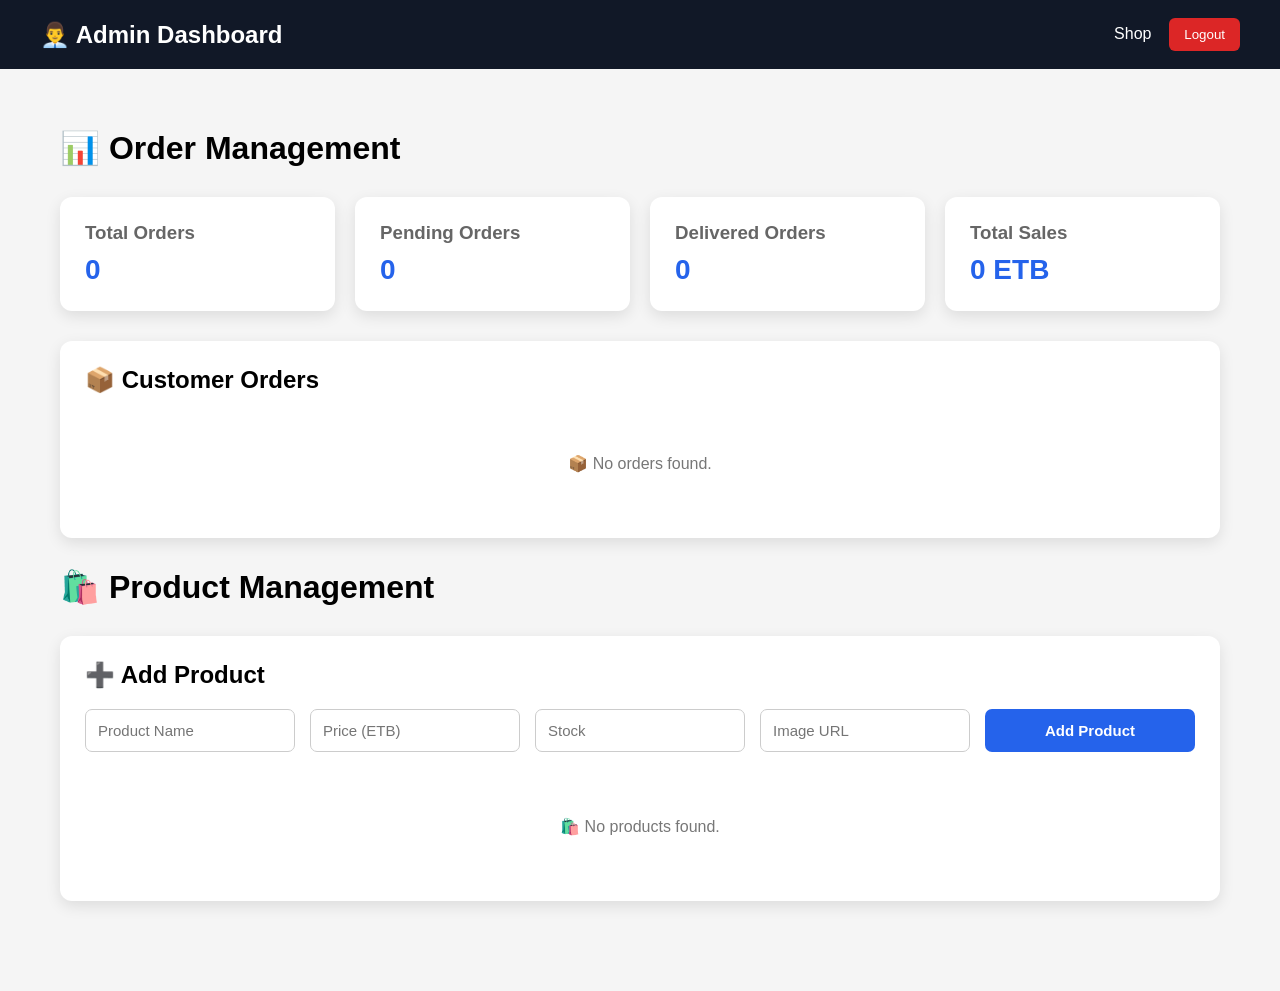
<file: online-shopping/admin.html>
<!DOCTYPE html>
<html lang="en">

<head>

    <meta charset="UTF-8">
    <meta name="viewport" content="width=device-width, initial-scale=1.0">

    <title>Admin Dashboard</title>

    <style>

        * {
            margin: 0;
            padding: 0;
            box-sizing: border-box;
        }

        body {
            font-family: Arial, sans-serif;
            background: #f5f5f5;
        }

        nav {
            background: #111827;
            color: white;
            padding: 18px 40px;
            display: flex;
            justify-content: space-between;
            align-items: center;
        }

        nav h2 {
            font-size: 24px;
        }

        nav a {
            color: white;
            text-decoration: none;
        }

        .container {
            max-width: 1200px;
            margin: 40px auto;
            padding: 20px;
        }

        h1 {
            margin-bottom: 30px;
        }

        .stats {
            display: grid;
            grid-template-columns: repeat(auto-fit, minmax(220px, 1fr));
            gap: 20px;
            margin-bottom: 30px;
        }

        .stat-card {
            background: white;
            padding: 25px;
            border-radius: 12px;
            box-shadow: 0 5px 15px rgba(0,0,0,0.1);
        }

        .stat-card h3 {
            color: #666;
            margin-bottom: 10px;
        }

        .stat-card p {
            font-size: 28px;
            font-weight: bold;
            color: #2563eb;
        }

        .box {
            background: white;
            padding: 25px;
            border-radius: 12px;
            box-shadow: 0 5px 15px rgba(0,0,0,0.1);
            margin-bottom: 30px;
            overflow-x: auto;
        }

        .box h2 {
            margin-bottom: 20px;
        }

        /* Product Form */

        .product-form {
            display: grid;
            grid-template-columns: repeat(auto-fit, minmax(200px, 1fr));
            gap: 15px;
            margin-bottom: 25px;
        }

        .product-form input {
            padding: 12px;
            border: 1px solid #ccc;
            border-radius: 7px;
            font-size: 15px;
        }

        .add-btn {
            background: #2563eb;
            color: white;
            border: none;
            padding: 12px;
            border-radius: 7px;
            cursor: pointer;
            font-size: 15px;
            font-weight: bold;
        }

        .add-btn:hover {
            background: #1d4ed8;
        }

        /* Tables */

        table {
            width: 100%;
            border-collapse: collapse;
        }

        th,
        td {
            padding: 14px;
            border-bottom: 1px solid #ddd;
            text-align: left;
        }

        th {
            background: #f3f4f6;
        }

        .product-image {
            width: 60px;
            height: 60px;
            object-fit: cover;
            border-radius: 8px;
        }

        .edit-btn {
            background: #f59e0b;
            color: white;
            border: none;
            padding: 7px 12px;
            border-radius: 5px;
            cursor: pointer;
            margin-right: 5px;
        }

        .delete-btn {
            background: #dc2626;
            color: white;
            border: none;
            padding: 7px 12px;
            border-radius: 5px;
            cursor: pointer;
        }

        .status {
            padding: 7px 12px;
            border-radius: 20px;
            font-weight: bold;
            background: #fef3c7;
            color: #92400e;
        }

        select {
            padding: 7px;
            border-radius: 5px;
            border: 1px solid #ccc;
        }

        .empty {
            text-align: center;
            padding: 40px;
            color: #777;
        }

        .logout {
            background: #dc2626;
            color: white;
            border: none;
            padding: 9px 15px;
            border-radius: 6px;
            cursor: pointer;
        }

        @media (max-width: 600px) {

            nav {
                padding: 15px;
            }

            nav h2 {
                font-size: 18px;
            }

            .container {
                margin: 20px auto;
                padding: 10px;
            }

            .box {
                padding: 15px;
            }

            th,
            td {
                padding: 9px;
                font-size: 13px;
            }

        }

    </style>

</head>

<body>

    <!-- Navigation -->

    <nav>

        <h2>
            👨‍💼 Admin Dashboard
        </h2>

        <div>

            <a href="shop.html">
                Shop
            </a>

            &nbsp;&nbsp;

            <button
                class="logout"
                onclick="logout()">

                Logout

            </button>

        </div>

    </nav>


    <div class="container">


        <!-- ========================= -->
        <!-- ORDER MANAGEMENT -->
        <!-- ========================= -->

        <h1>
            📊 Order Management
        </h1>


        <!-- Statistics -->

        <div class="stats">

            <div class="stat-card">

                <h3>
                    Total Orders
                </h3>

                <p id="totalOrders">
                    0
                </p>

            </div>


            <div class="stat-card">

                <h3>
                    Pending Orders
                </h3>

                <p id="pendingOrders">
                    0
                </p>

            </div>


            <div class="stat-card">

                <h3>
                    Delivered Orders
                </h3>

                <p id="deliveredOrders">
                    0
                </p>

            </div>


            <div class="stat-card">

                <h3>
                    Total Sales
                </h3>

                <p id="totalSales">
                    0 ETB
                </p>

            </div>

        </div>


        <!-- Customer Orders -->

        <div class="box">

            <h2>
                📦 Customer Orders
            </h2>

            <div id="ordersTable"></div>

        </div>



        <!-- ========================= -->
        <!-- PRODUCT MANAGEMENT -->
        <!-- ========================= -->

        <h1>
            🛍️ Product Management
        </h1>


        <div class="box">

            <h2>
                ➕ Add Product
            </h2>


            <div class="product-form">

                <input
                    type="text"
                    id="productName"
                    placeholder="Product Name">


                <input
                    type="number"
                    id="productPrice"
                    placeholder="Price (ETB)">


                <input
                    type="number"
                    id="productStock"
                    placeholder="Stock">


                <input
                    type="text"
                    id="productImage"
                    placeholder="Image URL">


                <button
                    class="add-btn"
                    onclick="addProduct()">

                    Add Product

                </button>

            </div>


            <div id="productsTable"></div>

        </div>


    </div>



    <script>


        /* =================================
           ORDER MANAGEMENT
        ================================= */


        function loadOrders() {

            let orders =
                JSON.parse(
                    localStorage.getItem("orders")
                ) || [];


            let ordersTable =
                document.getElementById(
                    "ordersTable"
                );


            let pending = 0;
            let delivered = 0;
            let sales = 0;


            if (orders.length === 0) {

                ordersTable.innerHTML = `
                    <div class="empty">
                        📦 No orders found.
                    </div>
                `;

                updateStats(
                    0,
                    0,
                    0,
                    0
                );

                return;
            }


            let html = `

                <table>

                    <thead>

                        <tr>

                            <th>#</th>

                            <th>
                                Customer
                            </th>

                            <th>
                                Phone
                            </th>

                            <th>
                                Address
                            </th>

                            <th>
                                Total
                            </th>

                            <th>
                                Date
                            </th>

                            <th>
                                Status
                            </th>

                        </tr>

                    </thead>

                    <tbody>

            `;


            orders.forEach(function(order, index) {

                let status =
                    order.status || "Pending";


                if (status === "Pending") {
                    pending++;
                }


                if (status === "Delivered") {
                    delivered++;
                }


                sales += Number(order.total);


                html += `

                    <tr>

                        <td>
                            ${index + 1}
                        </td>

                        <td>
                            <strong>
                                ${order.name}
                            </strong>
                        </td>

                        <td>
                            ${order.phone}
                        </td>

                        <td>
                            ${order.address}
                        </td>

                        <td>
                            ${Number(order.total)
                                .toLocaleString()}
                            ETB
                        </td>

                        <td>
                            ${order.date}
                        </td>

                        <td>

                            <select
                                onchange="
                                updateStatus(
                                    ${index},
                                    this.value
                                )">

                                <option
                                    value="Pending"
                                    ${status === "Pending"
                                        ? "selected"
                                        : ""}>

                                    Pending

                                </option>

                                <option
                                    value="Confirmed"
                                    ${status === "Confirmed"
                                        ? "selected"
                                        : ""}>

                                    Confirmed

                                </option>

                                <option
                                    value="Delivered"
                                    ${status === "Delivered"
                                        ? "selected"
                                        : ""}>

                                    Delivered

                                </option>

                            </select>

                        </td>

                    </tr>

                `;

            });


            html += `

                    </tbody>

                </table>

            `;


            ordersTable.innerHTML = html;


            updateStats(
                orders.length,
                pending,
                delivered,
                sales
            );

        }



        function updateStats(
            total,
            pending,
            delivered,
            sales
        ) {

            document.getElementById(
                "totalOrders"
            ).innerText = total;


            document.getElementById(
                "pendingOrders"
            ).innerText = pending;


            document.getElementById(
                "deliveredOrders"
            ).innerText = delivered;


            document.getElementById(
                "totalSales"
            ).innerText =
                sales.toLocaleString() + " ETB";

        }



        function updateStatus(
            index,
            newStatus
        ) {

            let orders =
                JSON.parse(
                    localStorage.getItem("orders")
                ) || [];


            if (!orders[index]) {
                return;
            }


            orders[index].status =
                newStatus;


            localStorage.setItem(
                "orders",
                JSON.stringify(orders)
            );


            let lastOrder =
                JSON.parse(
                    localStorage.getItem("lastOrder")
                );


            if (
                lastOrder &&
                lastOrder.name === orders[index].name &&
                lastOrder.phone === orders[index].phone
            ) {

                lastOrder.status =
                    newStatus;


                localStorage.setItem(
                    "lastOrder",
                    JSON.stringify(lastOrder)
                );

            }


            loadOrders();

        }



        /* =================================
           PRODUCT MANAGEMENT
        ================================= */


        function loadProducts() {

            let products =
                JSON.parse(
                    localStorage.getItem("products")
                ) || [];


            let productsTable =
                document.getElementById(
                    "productsTable"
                );


            if (products.length === 0) {

                productsTable.innerHTML = `
                    <div class="empty">
                        🛍️ No products found.
                    </div>
                `;

                return;
            }


            let html = `

                <table>

                    <thead>

                        <tr>

                            <th>#</th>

                            <th>
                                Image
                            </th>

                            <th>
                                Product
                            </th>

                            <th>
                                Price
                            </th>

                            <th>
                                Stock
                            </th>

                            <th>
                                Action
                            </th>

                        </tr>

                    </thead>

                    <tbody>

            `;


            products.forEach(function(product, index) {

                html += `

                    <tr>

                        <td>
                            ${index + 1}
                        </td>

                        <td>

                            <img
                                src="${product.image}"
                                class="product-image"
                                alt="${product.name}">

                        </td>

                        <td>
                            <strong>
                                ${product.name}
                            </strong>
                        </td>

                        <td>
                            ${Number(product.price)
                                .toLocaleString()}
                            ETB
                        </td>

                        <td>
                            ${product.stock}
                        </td>

                        <td>

                            <button
                                class="edit-btn"
                                onclick="
                                editProduct(${index})">

                                Edit

                            </button>


                            <button
                                class="delete-btn"
                                onclick="
                                deleteProduct(${index})">

                                Delete

                            </button>

                        </td>

                    </tr>

                `;

            });


            html += `

                    </tbody>

                </table>

            `;


            productsTable.innerHTML = html;

        }



        function addProduct() {

            let name =
                document.getElementById(
                    "productName"
                ).value.trim();


            let price =
                document.getElementById(
                    "productPrice"
                ).value;


            let stock =
                document.getElementById(
                    "productStock"
                ).value;


            let image =
                document.getElementById(
                    "productImage"
                ).value.trim();


            if (
                name === "" ||
                price === "" ||
                stock === "" ||
                image === ""
            ) {

                alert(
                    "Please fill all product fields."
                );

                return;

            }


            let products =
                JSON.parse(
                    localStorage.getItem("products")
                ) || [];


            let newProduct = {

                name: name,

                price: Number(price),

                stock: Number(stock),

                image: image

            };


            products.push(newProduct);


            localStorage.setItem(
                "products",
                JSON.stringify(products)
            );


            document.getElementById(
                "productName"
            ).value = "";


            document.getElementById(
                "productPrice"
            ).value = "";


            document.getElementById(
                "productStock"
            ).value = "";


            document.getElementById(
                "productImage"
            ).value = "";


            loadProducts();


            alert(
                "Product added successfully!"
            );

        }



        function deleteProduct(index) {

            let products =
                JSON.parse(
                    localStorage.getItem("products")
                ) || [];


            if (
                !confirm(
                    "Are you sure you want to delete this product?"
                )
            ) {

                return;

            }


            products.splice(
                index,
                1
            );


            localStorage.setItem(
                "products",
                JSON.stringify(products)
            );


            loadProducts();

        }



        function editProduct(index) {

            let products =
                JSON.parse(
                    localStorage.getItem("products")
                ) || [];


            let product =
                products[index];


            if (!product) {
                return;
            }


            let newName =
                prompt(
                    "Enter product name:",
                    product.name
                );


            if (newName === null) {
                return;
            }


            let newPrice =
                prompt(
                    "Enter product price:",
                    product.price
                );


            if (newPrice === null) {
                return;
            }


            let newStock =
                prompt(
                    "Enter product stock:",
                    product.stock
                );


            if (newStock === null) {
                return;
            }


            let newImage =
                prompt(
                    "Enter product image URL:",
                    product.image
                );


            if (newImage === null) {
                return;
            }


            products[index] = {

                name: newName,

                price: Number(newPrice),

                stock: Number(newStock),

                image: newImage

            };


            localStorage.setItem(
                "products",
                JSON.stringify(products)
            );


            loadProducts();


            alert(
                "Product updated successfully!"
            );

        }



        /* =================================
           LOGOUT
        ================================= */


        function logout() {

            window.location.href =
                "login.html";

        }



        /* =================================
           LOAD DATA
        ================================= */

        loadOrders();

        loadProducts();


    </script>

</body>

</html>
</file>
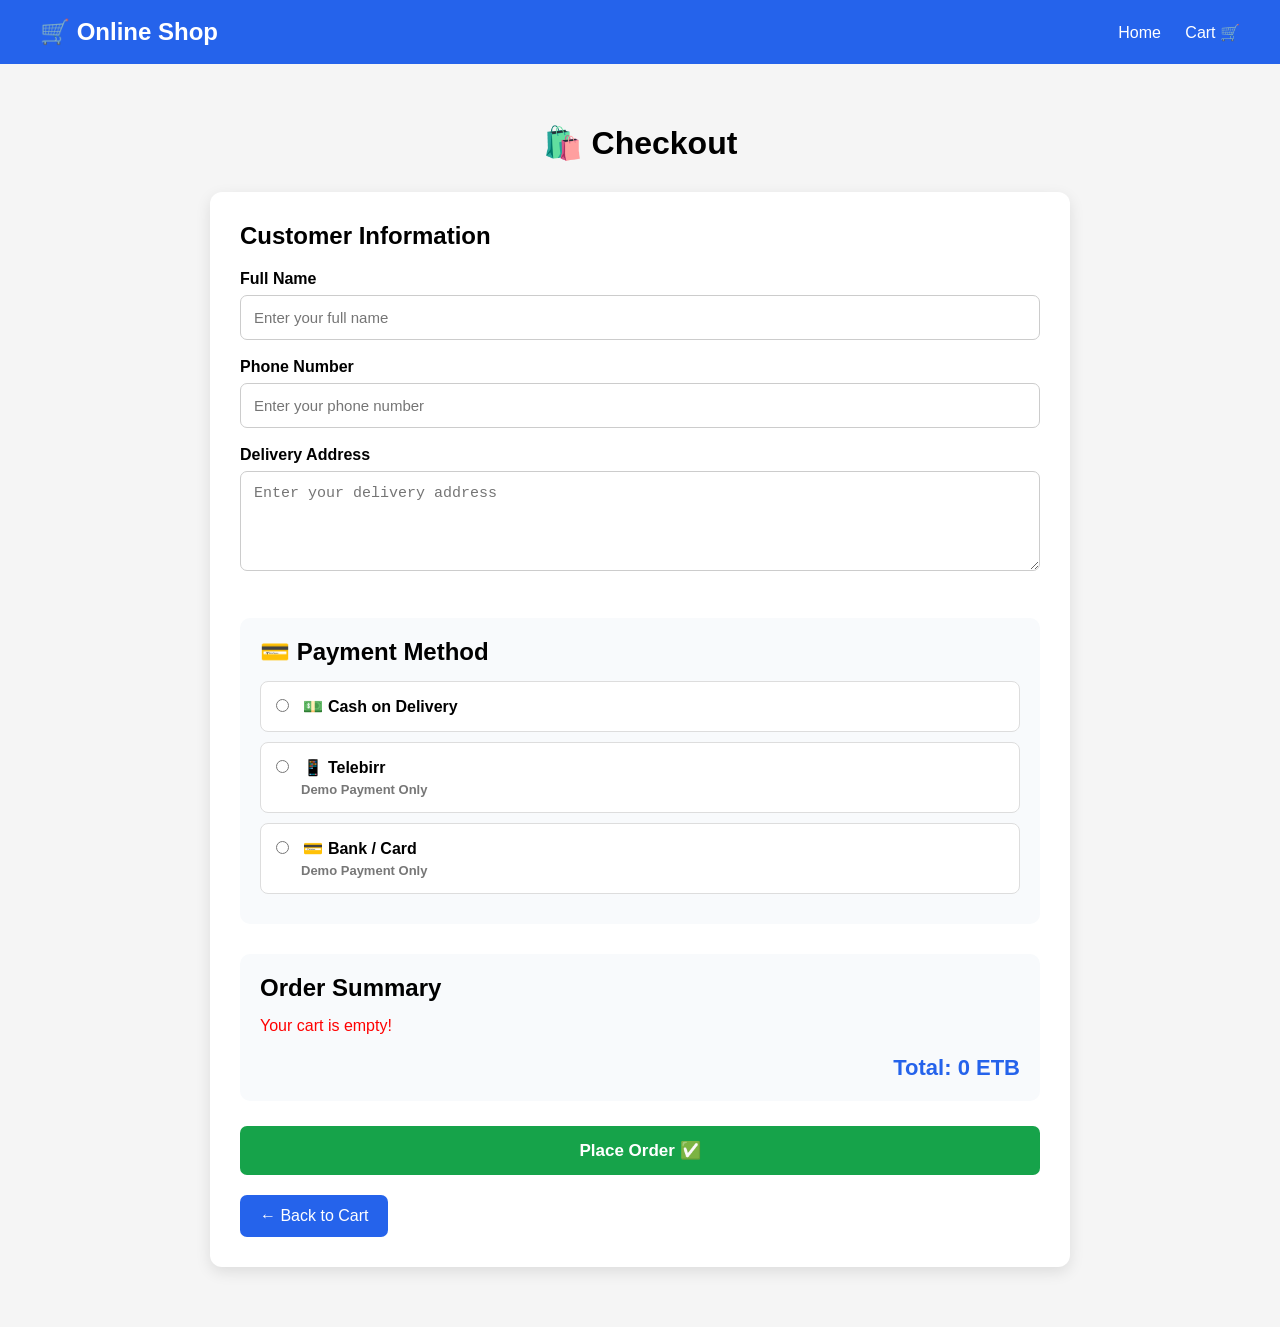
<file: online-shopping/checkout.html>
<!DOCTYPE html>
<html lang="en">

<head>

    <meta charset="UTF-8">

    <meta name="viewport"
          content="width=device-width, initial-scale=1.0">

    <title>Checkout - Online Shopping</title>

    <style>

        * {
            margin: 0;
            padding: 0;
            box-sizing: border-box;
        }

        body {
            font-family: Arial, sans-serif;
            background: #f5f5f5;
        }

        /* Navigation */

        nav {
            background: #2563eb;
            color: white;
            padding: 18px 40px;

            display: flex;
            justify-content: space-between;
            align-items: center;
        }

        nav h2 {
            font-size: 24px;
        }

        nav a {
            color: white;
            text-decoration: none;
            margin-left: 20px;
        }

        /* Checkout Container */

        .checkout-container {
            max-width: 900px;
            margin: 40px auto;
            padding: 20px;
        }

        .checkout-container h1 {
            text-align: center;
            margin-bottom: 30px;
        }

        /* Form */

        .checkout-form {
            background: white;
            padding: 30px;
            border-radius: 12px;

            box-shadow:
                0 5px 15px rgba(0,0,0,0.1);
        }

        .checkout-form h2 {
            margin-bottom: 20px;
        }

        label {
            display: block;
            margin-bottom: 7px;
            font-weight: bold;
        }

        input,
        textarea {
            width: 100%;
            padding: 13px;

            margin-bottom: 18px;

            border: 1px solid #ccc;
            border-radius: 7px;

            font-size: 15px;
        }

        textarea {
            height: 100px;
            resize: vertical;
        }

        input:focus,
        textarea:focus {
            outline: none;
            border-color: #2563eb;
        }

        /* Payment Method */

        .payment-section {
            margin-top: 25px;

            background: #f8fafc;

            padding: 20px;

            border-radius: 10px;
        }

        .payment-section h2 {
            margin-bottom: 15px;
        }

        .payment-option {
            background: white;

            border: 1px solid #ddd;

            padding: 15px;

            margin-bottom: 10px;

            border-radius: 8px;

            cursor: pointer;
        }

        .payment-option:hover {
            border-color: #2563eb;
        }

        .payment-option input {
            width: auto;

            margin: 0 10px 0 0;
        }

        .payment-name {
            font-weight: bold;
        }

        .demo-text {
            color: #777;

            font-size: 13px;

            margin-left: 25px;

            margin-top: 5px;
        }

        /* Order Summary */

        .order-summary {
            margin-top: 30px;

            background: #f8fafc;

            padding: 20px;

            border-radius: 10px;
        }

        .order-summary h2 {
            margin-bottom: 15px;
        }

        .order-item {
            display: flex;

            justify-content: space-between;

            padding: 10px 0;

            border-bottom: 1px solid #ddd;
        }

        .order-total {
            text-align: right;

            margin-top: 20px;

            font-size: 22px;

            font-weight: bold;

            color: #2563eb;
        }

        /* Place Order */

        .place-order {
            width: 100%;

            margin-top: 25px;

            padding: 14px;

            border: none;

            border-radius: 7px;

            background: #16a34a;

            color: white;

            font-size: 17px;

            font-weight: bold;

            cursor: pointer;
        }

        .place-order:hover {
            background: #15803d;
        }

        .back-btn {
            display: inline-block;

            margin-top: 20px;

            background: #2563eb;

            color: white;

            padding: 12px 20px;

            text-decoration: none;

            border-radius: 7px;
        }

    </style>

</head>


<body>


    <!-- Navigation -->

    <nav>

        <h2>
            🛒 Online Shop
        </h2>

        <div>

            <a href="shop.html">
                Home
            </a>

            <a href="cart.html">
                Cart 🛒
            </a>

        </div>

    </nav>



    <!-- Checkout -->

    <div class="checkout-container">

        <h1>
            🛍️ Checkout
        </h1>


        <div class="checkout-form">

            <h2>
                Customer Information
            </h2>


            <form onsubmit="placeOrder(event)">


                <!-- Name -->

                <label for="name">
                    Full Name
                </label>

                <input
                    type="text"
                    id="name"
                    placeholder="Enter your full name"
                    required
                >



                <!-- Phone -->

                <label for="phone">
                    Phone Number
                </label>

                <input
                    type="tel"
                    id="phone"
                    placeholder="Enter your phone number"
                    required
                >



                <!-- Address -->

                <label for="address">
                    Delivery Address
                </label>

                <textarea
                    id="address"
                    placeholder="Enter your delivery address"
                    required
                ></textarea>



                <!-- ========================= -->
                <!-- PAYMENT METHOD -->
                <!-- ========================= -->

                <div class="payment-section">

                    <h2>
                        💳 Payment Method
                    </h2>


                    <!-- Cash -->

                    <label class="payment-option">

                        <input
                            type="radio"
                            name="paymentMethod"
                            value="Cash on Delivery"
                            required
                        >

                        <span class="payment-name">
                            💵 Cash on Delivery
                        </span>

                    </label>



                    <!-- Telebirr -->

                    <label class="payment-option">

                        <input
                            type="radio"
                            name="paymentMethod"
                            value="Telebirr Demo"
                        >

                        <span class="payment-name">
                            📱 Telebirr
                        </span>

                        <div class="demo-text">
                            Demo Payment Only
                        </div>

                    </label>



                    <!-- Bank -->

                    <label class="payment-option">

                        <input
                            type="radio"
                            name="paymentMethod"
                            value="Bank/Card Demo"
                        >

                        <span class="payment-name">
                            💳 Bank / Card
                        </span>

                        <div class="demo-text">
                            Demo Payment Only
                        </div>

                    </label>

                </div>



                <!-- ========================= -->
                <!-- ORDER SUMMARY -->
                <!-- ========================= -->

                <div class="order-summary">

                    <h2>
                        Order Summary
                    </h2>

                    <div id="orderItems"></div>


                    <div class="order-total">

                        Total:

                        <span id="orderTotal">
                            0
                        </span>

                        ETB

                    </div>

                </div>



                <!-- Place Order -->

                <button
                    type="submit"
                    class="place-order">

                    Place Order ✅

                </button>

            </form>



            <a
                class="back-btn"
                href="cart.html">

                ← Back to Cart

            </a>

        </div>

    </div>



    <script>


        // ==========================================
        // LOAD CART AND CALCULATE TOTAL
        // ==========================================

        function loadOrder() {

            let cart =
                JSON.parse(
                    localStorage.getItem("cart")
                ) || [];


            let orderItems =
                document.getElementById(
                    "orderItems"
                );


            let orderTotal =
                document.getElementById(
                    "orderTotal"
                );


            orderItems.innerHTML = "";

            let total = 0;



            // Check empty cart

            if (cart.length === 0) {

                orderItems.innerHTML = `

                    <p style="color:red;">

                        Your cart is empty!

                    </p>

                `;

                orderTotal.innerText = "0";

                return;
            }



            // Display products

            cart.forEach(function(item) {


                let price =
                    Number(item.price);


                let quantity =
                    Number(item.quantity) || 1;


                let itemTotal =
                    price * quantity;


                total += itemTotal;



                orderItems.innerHTML += `

                    <div class="order-item">

                        <span>

                            ${item.name}

                            × ${quantity}

                        </span>


                        <strong>

                            ${itemTotal
                                .toLocaleString()}

                            ETB

                        </strong>

                    </div>

                `;

            });



            // Display total

            orderTotal.innerText =
                total.toLocaleString();

        }



        // ==========================================
        // PLACE ORDER
        // ==========================================

        function placeOrder(event) {

            event.preventDefault();



            // Customer Information

            let name =
                document.getElementById(
                    "name"
                ).value.trim();


            let phone =
                document.getElementById(
                    "phone"
                ).value.trim();


            let address =
                document.getElementById(
                    "address"
                ).value.trim();



            // Payment Method

            let payment =
                document.querySelector(
                    'input[name="paymentMethod"]:checked'
                );



            // Check Customer Information

            if (
                name === "" ||
                phone === "" ||
                address === ""
            ) {

                alert(
                    "Please fill all customer information!"
                );

                return;

            }



            // Check Payment

            if (!payment) {

                alert(
                    "Please select a payment method!"
                );

                return;

            }



            let paymentMethod =
                payment.value;



            // Get Cart

            let cart =
                JSON.parse(
                    localStorage.getItem("cart")
                ) || [];



            // Check Cart

            if (cart.length === 0) {

                alert(
                    "Your cart is empty! Please add products first."
                );

                return;

            }



            // Calculate Total

            let total = 0;


            cart.forEach(function(item) {

                let price =
                    Number(item.price);


                let quantity =
                    Number(item.quantity) || 1;


                total +=
                    price * quantity;

            });



            // Create Order

            let order = {

                name: name,

                phone: phone,

                address: address,

                items: cart,

                total: total,

                paymentMethod:
                    paymentMethod,

                status: "Pending",

                date:
                    new Date()
                        .toLocaleString()

            };



            // Save Last Order

            localStorage.setItem(

                "lastOrder",

                JSON.stringify(order)

            );



            // Save All Orders

            let orders =
                JSON.parse(
                    localStorage.getItem(
                        "orders"
                    )
                ) || [];


            orders.push(order);


            localStorage.setItem(

                "orders",

                JSON.stringify(orders)

            );



            // Remove Cart

            localStorage.removeItem(
                "cart"
            );



            // Demo Payment Message

            alert(

                "Demo Payment Selected: " +
                paymentMethod +
                "\n\n" +
                "Order placed successfully! ✅"

            );



            // Go Success Page

            window.location.href =
                "order-success.html";

        }



        // ==========================================
        // START
        // ==========================================

        loadOrder();


    </script>


</body>

</html>
</file>
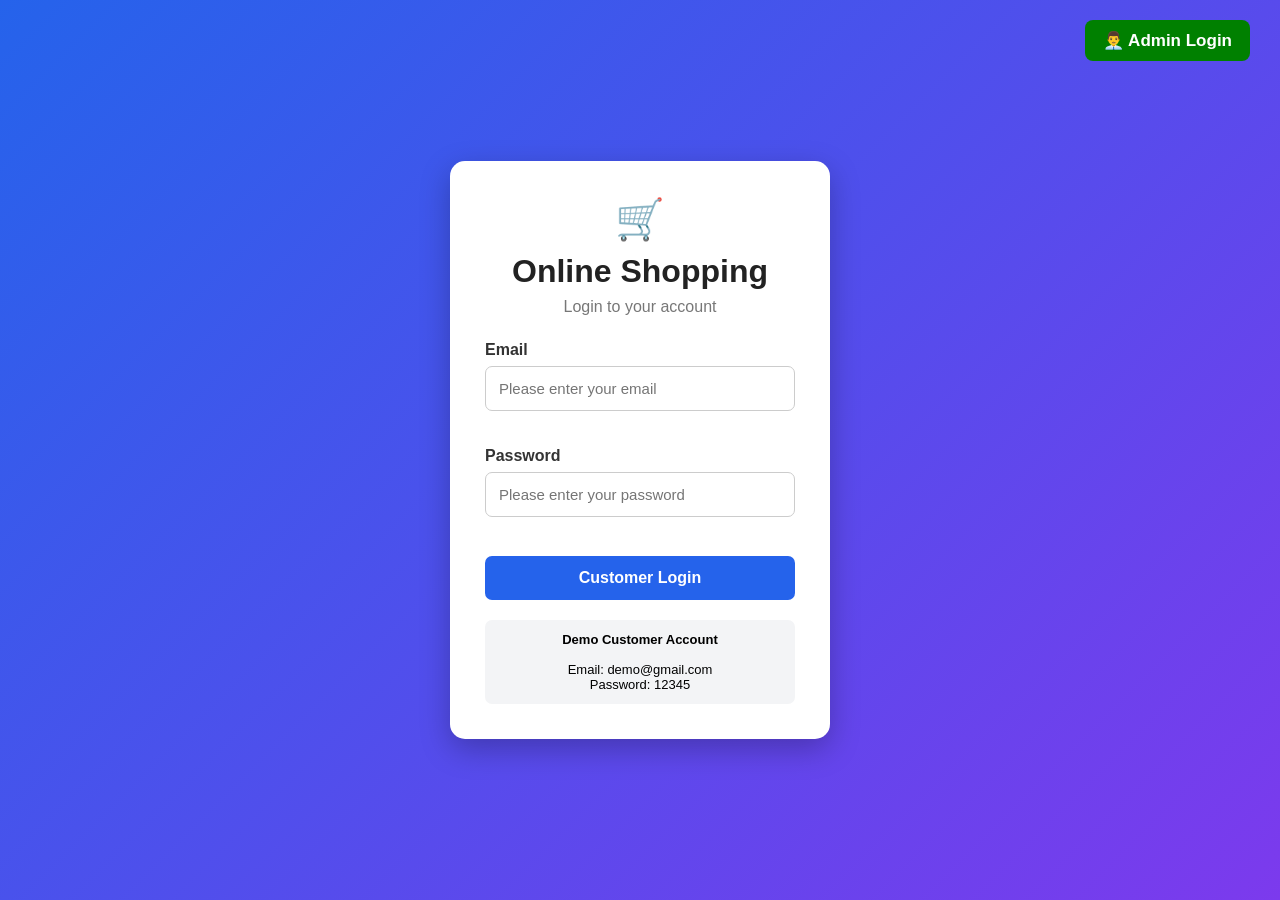
<file: online-shopping/login.html>
<!DOCTYPE html>
<html lang="en">

<head>

    <meta charset="UTF-8">
    <meta name="viewport" content="width=device-width, initial-scale=1.0">

    <title>Online Shopping - Login</title>

    <style>

        * {
            margin: 0;
            padding: 0;
            box-sizing: border-box;
        }

        body {
            font-family: Arial, sans-serif;

            background: linear-gradient(
                135deg,
                #2563eb,
                #7c3aed
            );

            min-height: 100vh;

            display: flex;
            justify-content: center;
            align-items: center;
        }


        /* ADMIN BUTTON */

        .top-admin {
            position: fixed;

            top: 20px;
            right: 30px;

            background: green;
            color: white;

            padding: 10px 18px;

            border: none;
            border-radius: 8px;

            font-size: 17px;
            font-weight: bold;

            cursor: pointer;

            z-index: 1000;
        }


        .top-admin:hover {
            background: darkgreen;
            transform: scale(1.05);
        }


        /* LOGIN BOX */

        .login-container {

            width: 380px;

            background: white;

            padding: 35px;

            border-radius: 15px;

            box-shadow:
                0 10px 30px rgba(0,0,0,0.25);
        }


        /* LOGO */

        .logo {

            text-align: center;

            font-size: 40px;

            margin-bottom: 10px;
        }


        h1 {

            text-align: center;

            margin-bottom: 8px;

            color: #222;
        }


        .subtitle {

            text-align: center;

            color: #777;

            margin-bottom: 25px;
        }


        /* LABEL */

        label {

            display: block;

            margin-bottom: 7px;

            font-weight: bold;

            color: #333;
        }


        /* INPUT */

        input {

            width: 100%;

            padding: 13px;

            margin-bottom: 5px;

            border: 1px solid #ccc;

            border-radius: 7px;

            font-size: 15px;
        }


        input:focus {

            outline: none;

            border-color: #2563eb;
        }


        /* DYNAMIC ERROR */

        .error {

            color: red;

            font-size: 13px;

            font-weight: bold;

            margin-top: 4px;

            margin-bottom: 12px;

            min-height: 15px;
        }


        /* LOGIN BUTTON */

        .login-btn {

            width: 100%;

            padding: 13px;

            border: none;

            border-radius: 7px;

            background: #2563eb;

            color: white;

            font-size: 16px;

            font-weight: bold;

            cursor: pointer;

            margin-top: 3px;
        }


        .login-btn:hover {

            background: #1d4ed8;
        }


        /* LOGIN MESSAGE */

        #message {

            text-align: center;

            margin-top: 15px;

            font-weight: bold;
        }


        /* DEMO ACCOUNT */

        .demo {

            margin-top: 20px;

            padding: 12px;

            background: #f3f4f6;

            border-radius: 7px;

            text-align: center;

            font-size: 13px;
        }

    </style>

</head>


<body>


    <!-- ADMIN LOGIN BUTTON -->

    <button
        class="top-admin"
        onclick="adminLogin()">

        👨‍💼 Admin Login

    </button>



    <!-- CUSTOMER LOGIN -->

    <div class="login-container">


        <div class="logo">
            🛒
        </div>


        <h1>
            Online Shopping
        </h1>


        <p class="subtitle">
            Login to your account
        </p>



        <!-- LOGIN FORM -->

        <form onsubmit="login(event)">


            <!-- EMAIL -->

            <label for="email">
                Email
            </label>

            <input
                type="email"
                id="email"
                placeholder="Please enter your email"
                oninput="emailTyping()"
            >

            <p
                id="emailError"
                class="error">
            </p>



            <!-- PASSWORD -->

            <label for="password">
                Password
            </label>

            <input
                type="password"
                id="password"
                placeholder="Please enter your password"
                oninput="passwordTyping()"
            >

            <p
                id="passwordError"
                class="error">
            </p>



            <!-- CUSTOMER LOGIN -->

            <button
                class="login-btn"
                type="submit">

                Customer Login

            </button>


            <p id="message"></p>


        </form>



        <!-- DEMO ACCOUNT -->

        <div class="demo">

            <strong>
                Demo Customer Account
            </strong>

            <br><br>

            Email:
            demo@gmail.com

            <br>

            Password:
            12345

        </div>


    </div>



    <script>


        /* =========================
           CUSTOMER LOGIN
        ========================= */

        function login(event) {

            event.preventDefault();


            let email =
                document.getElementById("email").value.trim();


            let password =
                document.getElementById("password").value;


            let emailError =
                document.getElementById("emailError");


            let passwordError =
                document.getElementById("passwordError");


            let message =
                document.getElementById("message");


            /* CLEAR OLD MESSAGE */

            emailError.innerText = "";

            passwordError.innerText = "";

            message.innerText = "";


            /* CHECK EMAIL */

            if (email === "") {

                emailError.innerText =
                    "Please enter your email";

            }


            /* CHECK PASSWORD */

            if (password === "") {

                passwordError.innerText =
                    "Please enter your password";

            }


            /* STOP IF EMPTY */

            if (
                email === "" ||
                password === ""
            ) {

                return;
            }


            /* CHECK CUSTOMER ACCOUNT */

            if (
                email === "demo@gmail.com" &&
                password === "12345"
            ) {

                message.style.color =
                    "green";

                message.innerText =
                    "Login successful!";


                localStorage.setItem(
                    "loggedIn",
                    "true"
                );


                localStorage.setItem(
                    "userEmail",
                    email
                );


                setTimeout(function() {

                    window.location.href =
                        "shop.html";

                }, 500);


            } else {

                message.style.color =
                    "red";

                message.innerText =
                    "Invalid email or password!";

            }

        }



        /* =========================
           EMAIL DYNAMIC MESSAGE
        ========================= */

        function emailTyping() {

            let email =
                document.getElementById("email").value;


            if (email !== "") {

                document.getElementById(
                    "emailError"
                ).innerText = "";

            }

        }



        /* =========================
           PASSWORD DYNAMIC MESSAGE
        ========================= */

        function passwordTyping() {

            let password =
                document.getElementById("password").value;


            if (password !== "") {

                document.getElementById(
                    "passwordError"
                ).innerText = "";

            }

        }



        /* =========================
           ADMIN LOGIN
        ========================= */

        function adminLogin() {

            let email =
                prompt("Enter Admin Email:");


            if (email === null) {
                return;
            }


            let password =
                prompt("Enter Admin Password:");


            if (password === null) {
                return;
            }


            if (
                email === "tame@gmail.com" &&
                password === "tamex@.1221"
            ) {

                localStorage.setItem(
                    "adminLoggedIn",
                    "true"
                );


                alert(
                    "Admin Login Successful! 👨‍💼"
                );


                window.location.href =
                    "admin.html";


            } else {

                alert(
                    "Invalid Admin Email or Password!"
                );

            }

        }

    </script>


</body>

</html>
</file>
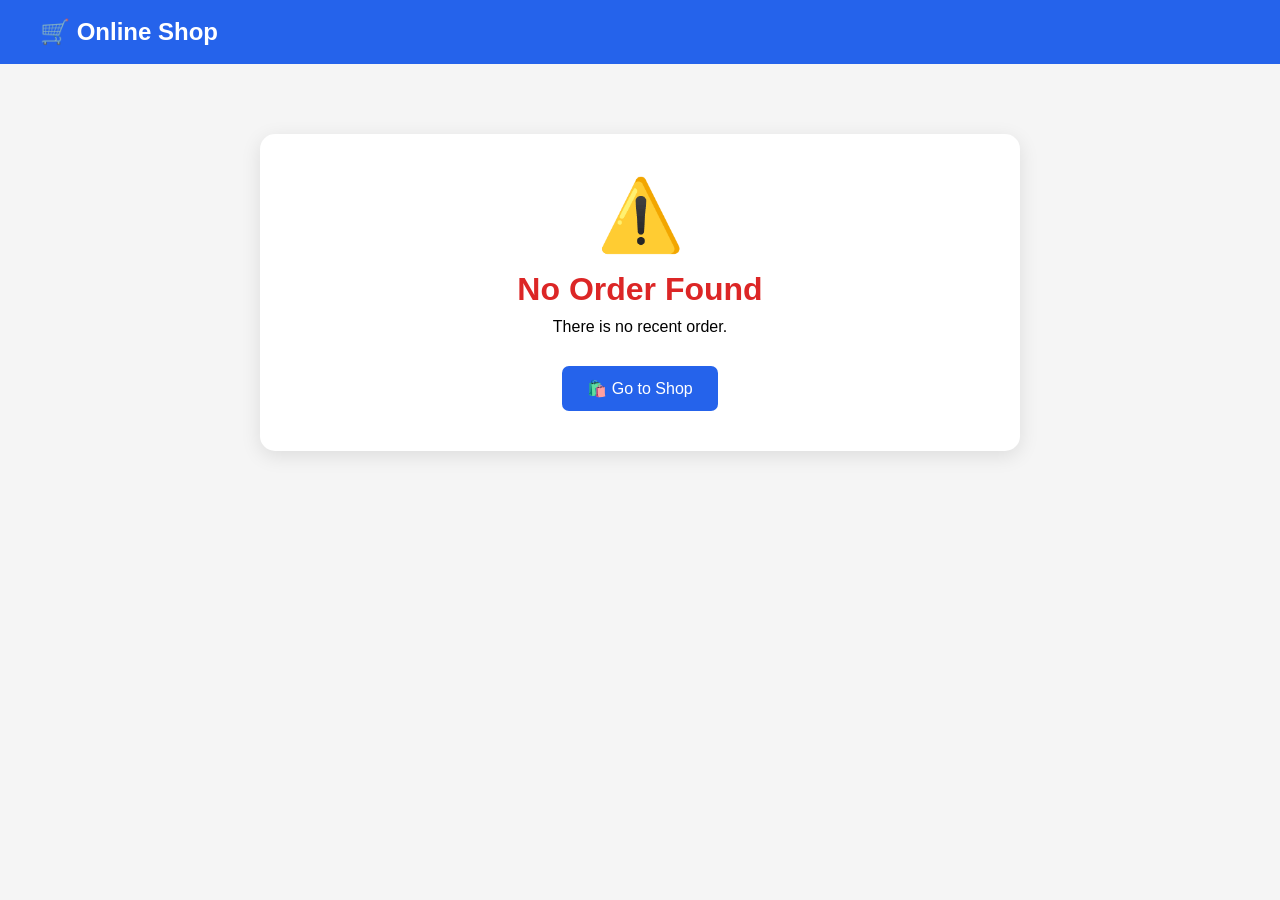
<file: online-shopping/order-success.html>
<!DOCTYPE html>
<html lang="en">

<head>

    <meta charset="UTF-8">

    <meta name="viewport"
          content="width=device-width, initial-scale=1.0">

    <title>Order Successful</title>

    <style>

        * {
            margin: 0;
            padding: 0;
            box-sizing: border-box;
        }

        body {
            font-family: Arial, sans-serif;
            background: #f5f5f5;
        }

        nav {
            background: #2563eb;
            color: white;
            padding: 18px 40px;

            display: flex;
            justify-content: space-between;
            align-items: center;
        }

        nav h2 {
            font-size: 24px;
        }

        .success-container {
            max-width: 800px;
            margin: 50px auto;
            padding: 20px;
        }

        .success-box {
            background: white;
            padding: 40px;
            border-radius: 15px;
            text-align: center;

            box-shadow:
                0 5px 20px rgba(0,0,0,0.1);
        }

        .success-icon {
            font-size: 70px;
            margin-bottom: 15px;
        }

        h1 {
            color: #16a34a;
            margin-bottom: 10px;
        }

        .customer {
            margin-top: 30px;
            background: #f8fafc;
            padding: 20px;
            border-radius: 10px;
            text-align: left;
        }

        .customer p {
            margin: 10px 0;
        }

        .items {
            margin-top: 20px;
            text-align: left;
        }

        .item {
            display: flex;
            justify-content: space-between;
            padding: 12px 0;
            border-bottom: 1px solid #ddd;
        }

        .total {
            margin-top: 20px;
            text-align: right;

            font-size: 22px;
            font-weight: bold;

            color: #2563eb;
        }

        .buttons {
            display: flex;
            justify-content: center;
            gap: 12px;
            flex-wrap: wrap;
        }

        .home-btn {
            display: inline-block;
            margin-top: 30px;

            padding: 13px 25px;

            background: #2563eb;
            color: white;

            text-decoration: none;
            border-radius: 7px;
        }

        .home-btn:hover {
            background: #1d4ed8;
        }

        .track-btn {
            background: #16a34a;
        }

        .track-btn:hover {
            background: #15803d;
        }

        .payment {
            margin-top: 15px;
            padding: 12px;

            background: #e0f2fe;
            border-radius: 7px;

            color: #0369a1;
            font-weight: bold;
        }

        @media (max-width: 600px) {

            nav {
                padding: 15px 20px;
            }

            nav h2 {
                font-size: 19px;
            }

            .success-container {
                margin: 20px auto;
                padding: 10px;
            }

            .success-box {
                padding: 25px 18px;
            }

            .item {
                font-size: 14px;
            }

        }

    </style>

</head>


<body>


    <!-- Navigation -->

    <nav>

        <h2>
            🛒 Online Shop
        </h2>

    </nav>



    <!-- Success Container -->

    <div class="success-container">

        <div class="success-box">


            <!-- Success Icon -->

            <div class="success-icon">
                ✅
            </div>


            <h1>
                Order Placed Successfully!
            </h1>


            <p>
                Thank you for your order.
            </p>



            <!-- Customer Information -->

            <div class="customer">

                <h2>
                    Customer Information
                </h2>


                <p>

                    <strong>
                        Name:
                    </strong>

                    <span id="customerName"></span>

                </p>


                <p>

                    <strong>
                        Phone:
                    </strong>

                    <span id="customerPhone"></span>

                </p>


                <p>

                    <strong>
                        Address:
                    </strong>

                    <span id="customerAddress"></span>

                </p>


                <!-- Payment Method -->

                <div class="payment">

                    💳 Payment Method:

                    <span id="paymentMethod">
                        -
                    </span>

                </div>

            </div>



            <!-- Order Items -->

            <div class="items">

                <h2>
                    Your Order
                </h2>


                <div id="orderItems"></div>


                <div class="total">

                    Total:

                    <span id="orderTotal">
                        0
                    </span>

                    ETB

                </div>

            </div>



            <!-- Buttons -->

            <div class="buttons">


                <!-- Track Order -->

                <a
                    href="track-order.html"
                    class="home-btn track-btn">

                    📦 Track My Order

                </a>


                <!-- Continue Shopping -->

                <a
                    href="shop.html"
                    class="home-btn">

                    🛍️ Continue Shopping

                </a>

            </div>


        </div>

    </div>



    <script>


        /*
        ==========================================
        GET LAST ORDER
        ==========================================
        */

        let order =

            JSON.parse(
                localStorage.getItem(
                    "lastOrder"
                )
            );



        /*
        ==========================================
        CHECK ORDER
        ==========================================
        */

        if (order) {


            /*
            Customer Name
            */

            document.getElementById(
                "customerName"
            ).innerText =

                order.name;



            /*
            Customer Phone
            */

            document.getElementById(
                "customerPhone"
            ).innerText =

                order.phone;



            /*
            Customer Address
            */

            document.getElementById(
                "customerAddress"
            ).innerText =

                order.address;



            /*
            Payment Method
            */

            document.getElementById(
                "paymentMethod"
            ).innerText =

                order.paymentMethod ||

                "Cash on Delivery";



            /*
            Order Items
            */

            let items =

                document.getElementById(
                    "orderItems"
                );


            items.innerHTML = "";



            if (
                order.items &&
                order.items.length > 0
            ) {

                order.items.forEach(
                    function(item) {


                        /*
                        Quantity
                        */

                        let quantity =

                            Number(
                                item.quantity
                            ) || 1;



                        /*
                        Item Total
                        */

                        let itemTotal =

                            Number(
                                item.price
                            ) * quantity;



                        /*
                        Display Item
                        */

                        items.innerHTML += `

                            <div class="item">

                                <span>

                                    ${item.name}

                                    × ${quantity}

                                </span>


                                <strong>

                                    ${itemTotal
                                        .toLocaleString()}

                                    ETB

                                </strong>

                            </div>

                        `;

                    }
                );

            }



            /*
            Total
            */

            document.getElementById(
                "orderTotal"
            ).innerText =

                Number(
                    order.total
                ).toLocaleString();

        }


        else {


            /*
            No Order
            */

            document.querySelector(
                ".success-box"
            ).innerHTML = `

                <div class="success-icon">
                    ⚠️
                </div>

                <h1 style="color:#dc2626;">
                    No Order Found
                </h1>

                <p>
                    There is no recent order.
                </p>

                <a
                    href="shop.html"
                    class="home-btn">

                    🛍️ Go to Shop

                </a>

            `;

        }


    </script>


</body>

</html>
</file>
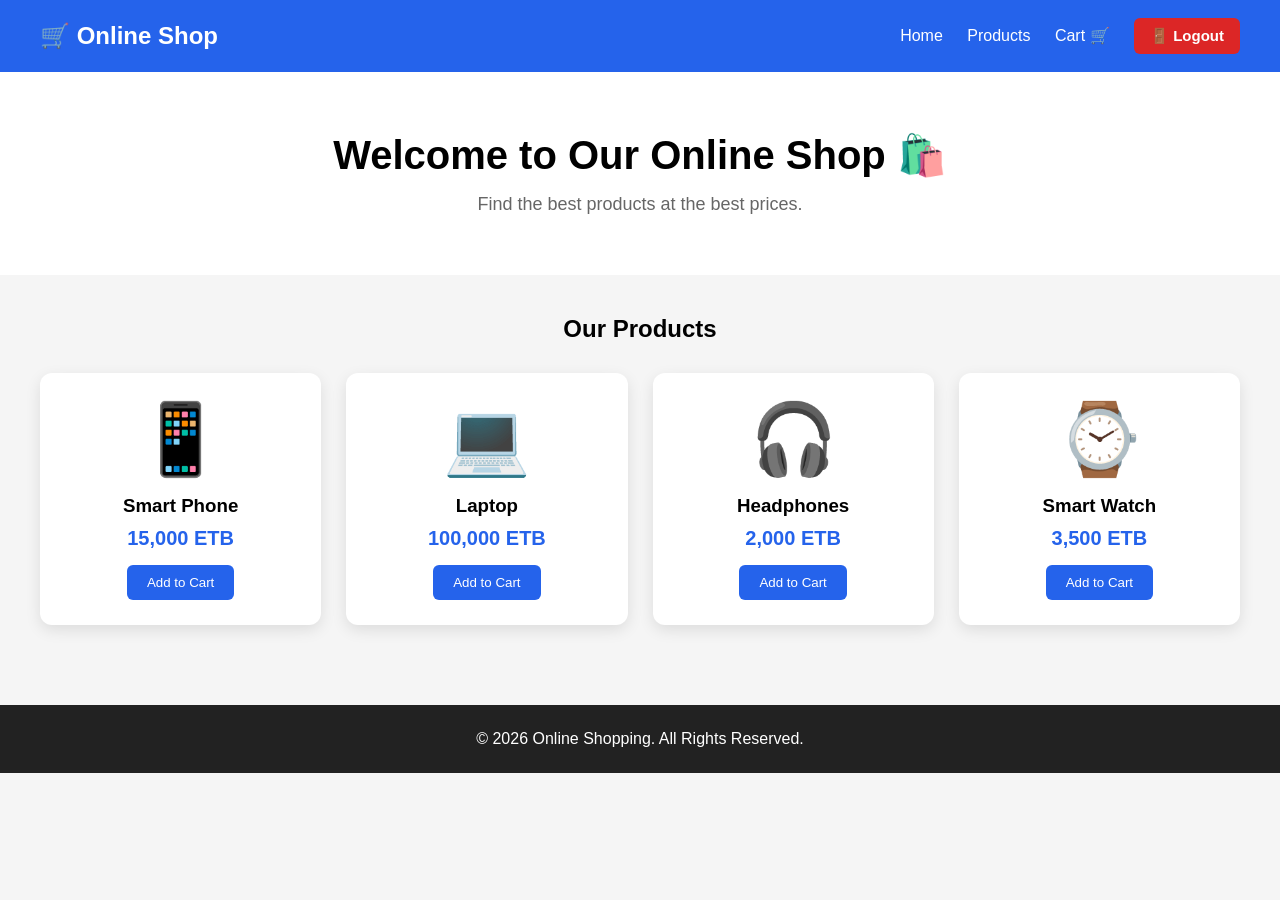
<file: online-shopping/shop.html>
<!DOCTYPE html>
<html lang="en">

<head>
    <meta charset="UTF-8">
    <meta name="viewport" content="width=device-width, initial-scale=1.0">

    <title>Online Shopping</title>

    <style>

        * {
            margin: 0;
            padding: 0;
            box-sizing: border-box;
        }

        body {
            font-family: Arial, sans-serif;
            background: #f5f5f5;
        }

        /* Navbar */

        nav {
            background: #2563eb;
            color: white;

            padding: 18px 40px;

            display: flex;
            justify-content: space-between;
            align-items: center;
        }

        nav h2 {
            font-size: 24px;
        }

        nav a {
            color: white;
            text-decoration: none;
            margin-left: 20px;
        }

        /* LOGOUT BUTTON */

        .logout-btn {
            background: #dc2626;
            color: white;

            border: none;
            padding: 9px 16px;

            border-radius: 6px;

            font-size: 15px;
            font-weight: bold;

            cursor: pointer;

            margin-left: 20px;
        }

        .logout-btn:hover {
            background: #b91c1c;
        }

        /* Hero */

        .hero {
            background: white;
            text-align: center;
            padding: 60px 20px;
        }

        .hero h1 {
            font-size: 40px;
            margin-bottom: 15px;
        }

        .hero p {
            color: #666;
            font-size: 18px;
        }

        /* Products */

        .products-section {
            padding: 40px;
        }

        .products-section h2 {
            text-align: center;
            margin-bottom: 30px;
        }

        .products {
            display: grid;
            grid-template-columns: repeat(auto-fit, minmax(220px, 1fr));
            gap: 25px;
        }

        .product {
            background: white;
            padding: 25px;
            border-radius: 12px;
            text-align: center;

            box-shadow: 0 5px 15px rgba(0,0,0,0.1);
        }

        .product-image {
            font-size: 70px;
            margin-bottom: 15px;
        }

        .product h3 {
            margin-bottom: 10px;
        }

        .price {
            color: #2563eb;
            font-size: 20px;
            font-weight: bold;
            margin-bottom: 15px;
        }

        .product button {
            background: #2563eb;
            color: white;

            border: none;
            padding: 10px 20px;

            border-radius: 6px;
            cursor: pointer;
        }

        .product button:hover {
            background: #1d4ed8;
        }

        /* Footer */

        footer {
            margin-top: 40px;
            background: #222;
            color: white;
            text-align: center;
            padding: 25px;
        }

    </style>
</head>

<body>

    <!-- Navigation -->

    <nav>

        <h2>🛒 Online Shop</h2>

        <div>

            <a href="shop.html">Home</a>

            <a href="#">Products</a>

            <a href="cart.html">Cart 🛒</a>

            <!-- LOGOUT BUTTON -->

            <button
                class="logout-btn"
                onclick="logout()">

                🚪 Logout

            </button>

        </div>

    </nav>


    <!-- Hero -->

    <section class="hero">

        <h1>
            Welcome to Our Online Shop 🛍️
        </h1>

        <p>
            Find the best products at the best prices.
        </p>

    </section>


    <!-- Products -->

    <section class="products-section">

        <h2>Our Products</h2>

        <div class="products">


            <!-- Product 1 -->

            <div class="product">

                <div class="product-image">
                    📱
                </div>

                <h3>
                    Smart Phone
                </h3>

                <p class="price">
                    15,000 ETB
                </p>

                <button
                    onclick="addToCart('Smart Phone', 15000)">

                    Add to Cart

                </button>

            </div>


            <!-- Product 2 -->

            <div class="product">

                <div class="product-image">
                    💻
                </div>

                <h3>
                    Laptop
                </h3>

                <p class="price">
                    100,000 ETB
                </p>

                <button
                    onclick="addToCart('Laptop', 100000)">

                    Add to Cart

                </button>

            </div>


            <!-- Product 3 -->

            <div class="product">

                <div class="product-image">
                    🎧
                </div>

                <h3>
                    Headphones
                </h3>

                <p class="price">
                    2,000 ETB
                </p>

                <button
                    onclick="addToCart('Headphones', 2000)">

                    Add to Cart

                </button>

            </div>


            <!-- Product 4 -->

            <div class="product">

                <div class="product-image">
                    ⌚
                </div>

                <h3>
                    Smart Watch
                </h3>

                <p class="price">
                    3,500 ETB
                </p>

                <button
                    onclick="addToCart('Smart Watch', 3500)">

                    Add to Cart

                </button>

            </div>

        </div>

    </section>


    <!-- Footer -->

    <footer>

        <p>
            © 2026 Online Shopping. All Rights Reserved.
        </p>

    </footer>


    <script>

        /* ADD TO CART */

        function addToCart(name, price) {

            let cart =
                JSON.parse(
                    localStorage.getItem("cart")
                ) || [];

            cart.push({
                name: name,
                price: price
            });

            localStorage.setItem(
                "cart",
                JSON.stringify(cart)
            );

            alert(
                name + " added to cart! 🛒"
            );
        }


        /* LOGOUT */

        function logout() {

            localStorage.removeItem("loggedIn");

            localStorage.removeItem("userEmail");

            localStorage.removeItem("adminLoggedIn");

            alert(
                "You have been logged out! 👋"
            );

            window.location.href =
                "login.html";
        }

    </script>

</body>

</html>
</file>
<file: style.css>
/* =====================================================
   TAMIRU PORTFOLIO - MAIN CSS
   ===================================================== */


/* ================= GLOBAL ================= */

* {
    margin: 0;
    padding: 0;
    box-sizing: border-box;
}

html {
    scroll-behavior: smooth;
    scroll-padding-top: 80px;
}

body {
    font-family: Arial, sans-serif;
    background: #0f172a;
    color: white;
    line-height: 1.6;
}

a {
    text-decoration: none;
}

img {
    max-width: 100%;
}


/* ================= NAVBAR ================= */

.navbar {
    position: fixed;
    top: 0;
    left: 0;
    width: 100%;
    height: 75px;
    padding: 0 8%;

    display: flex;
    justify-content: space-between;
    align-items: center;

    background: rgba(15, 23, 42, 0.92);
    backdrop-filter: blur(12px);

    border-bottom: 1px solid rgba(56, 189, 248, 0.08);

    z-index: 1000;
}


/* Logo */

.logo {
    font-size: 28px;
    font-weight: bold;
    color: white;
}

.logo span {
    color: #38bdf8;
}


/* Navigation */

nav {
    display: flex;
    align-items: center;
    gap: 30px;
}

nav a {
    position: relative;

    color: #cbd5e1;
    font-size: 16px;
    font-weight: 500;

    transition: 0.3s;
}

nav a::after {
    content: "";

    position: absolute;
    left: 0;
    bottom: -8px;

    width: 0;
    height: 2px;

    background: #38bdf8;

    transition: 0.3s;
}

nav a:hover {
    color: #38bdf8;
}

nav a:hover::after {
    width: 100%;
}


/* Mobile Menu Button */

.menu-btn {
    display: none;

    background: transparent;
    border: none;

    color: white;

    font-size: 28px;

    cursor: pointer;
}


/* ================= HERO ================= */

.hero {
    min-height: 100vh;

    padding: 140px 8% 80px;

    display: flex;
    justify-content: space-between;
    align-items: center;

    gap: 60px;
}


/* Hero Text */

.hero-text {
    max-width: 650px;
}

.welcome {
    color: #38bdf8;

    font-size: 14px;
    font-weight: bold;

    letter-spacing: 3px;

    margin-bottom: 18px;
}

.hero h1 {
    font-size: 60px;

    line-height: 1.1;

    margin-bottom: 15px;
}

.hero h1 span {
    color: #38bdf8;
}

.hero h2 {
    color: #cbd5e1;

    font-size: 28px;

    margin-bottom: 20px;
}

.description {
    color: #94a3b8;

    font-size: 18px;

    line-height: 1.8;

    max-width: 600px;
}


/* Hero Buttons */

.hero-buttons {
    margin-top: 30px;

    display: flex;

    flex-wrap: wrap;

    gap: 15px;
}

.btn {
    display: inline-block;

    padding: 14px 25px;

    border-radius: 8px;

    font-weight: bold;

    transition: 0.3s;
}

.primary {
    background: #38bdf8;

    color: #0f172a;
}

.primary:hover {
    transform: translateY(-4px);

    box-shadow:
        0 10px 30px rgba(56, 189, 248, 0.3);
}

.secondary {
    border: 1px solid #38bdf8;

    color: #38bdf8;
}

.secondary:hover {
    background: #38bdf8;

    color: #0f172a;

    transform: translateY(-4px);
}


/* ================= PROFILE PHOTO ================= */

.hero-image {
    display: flex;

    justify-content: center;
    align-items: center;

    flex-shrink: 0;
}


/* Profile Circle */

.profile-circle {
    width: 280px;
    height: 280px;

    border-radius: 50%;

    overflow: hidden;

    border: 5px solid #38bdf8;

    background: #1e293b;

    box-shadow:
        0 0 30px rgba(56, 189, 248, 0.35),
        0 0 70px rgba(56, 189, 248, 0.12);

    transition: 0.5s ease;

    animation: profileFloat 4s ease-in-out infinite;
}


/* Profile Image */

.profile-circle img {
    width: 100%;
    height: 100%;

    display: block;

    object-fit: cover;
}


/* Profile Hover */

.profile-circle:hover {
    transform: scale(1.06);

    box-shadow:
        0 0 35px rgba(56, 189, 248, 0.7),
        0 0 80px rgba(56, 189, 248, 0.35);
}


/* Floating Animation */

@keyframes profileFloat {

    0% {
        transform: translateY(0);
    }

    50% {
        transform: translateY(-12px);
    }

    100% {
        transform: translateY(0);
    }
}


/* ================= GENERAL SECTIONS ================= */

section:not(.hero) {
    min-height: 50vh;

    padding: 100px 8%;
}

.section-title {
    margin-bottom: 45px;
}

.section-title p {
    color: #38bdf8;

    font-size: 14px;
    font-weight: bold;

    letter-spacing: 2px;

    margin-bottom: 8px;
}

.section-title h2 {
    font-size: 40px;

    line-height: 1.2;

    color: white;
}

section p {
    color: #cbd5e1;

    line-height: 1.8;
}


/* ================= ABOUT ================= */

.about-content {
    display: flex;

    justify-content: space-between;

    align-items: flex-start;

    gap: 60px;
}


/* About Text */

.about-text {
    flex: 1;

    max-width: 650px;
}

.about-text h3 {
    color: #38bdf8;

    font-size: 25px;

    line-height: 1.4;

    margin-bottom: 20px;
}

.about-text p {
    color: #cbd5e1;

    margin-bottom: 15px;
}


/* Courses */

.about-info {
    width: 100%;

    max-width: 500px;
}

.courses-title {
    color: #38bdf8;

    font-size: 25px;

    margin-bottom: 20px;
}


/* Course Cards */

.info-box {
    background: #1e293b;

    border: 1px solid #334155;

    padding: 18px 22px;

    border-radius: 12px;

    margin-bottom: 12px;

    transition: 0.3s;
}

.info-box:hover {
    border-color: #38bdf8;

    transform: translateX(6px);

    box-shadow:
        0 8px 25px rgba(56, 189, 248, 0.08);
}

.info-box strong {
    display: block;

    color: #38bdf8;

    font-size: 16px;

    margin-bottom: 4px;
}

.info-box span {
    color: #cbd5e1;

    font-size: 14px;
}


/* ================= SKILLS ================= */

.skills-container {
    display: grid;

    grid-template-columns: repeat(2, 1fr);

    gap: 25px;

    max-width: 950px;
}


/* Skill Card */

.skill {
    padding: 25px;

    background: #1e293b;

    border: 1px solid #334155;

    border-radius: 15px;

    transition: 0.3s;
}

.skill:hover {
    transform: translateY(-6px);

    border-color: #38bdf8;

    box-shadow:
        0 12px 30px rgba(56, 189, 248, 0.1);
}


/* Skill Header */

.skill-header {
    display: flex;

    justify-content: space-between;

    align-items: center;

    margin-bottom: 12px;

    font-weight: bold;
}

.skill-header span:first-child {
    color: white;
}

.skill-header span:last-child {
    color: #38bdf8;
}


/* Progress Background */

.progress-bar {
    width: 100%;

    height: 10px;

    background: #0f172a;

    border-radius: 20px;

    overflow: hidden;
}


/* Progress */

.progress {
    height: 100%;

    border-radius: 20px;

    background: #38bdf8;

    width: 0;

    animation: skillProgress 2s ease forwards;
}


/* Skill Percentages */

.html-progress {
    --progress: 90%;
}

.css-progress {
    --progress: 85%;
}

.js-progress {
    --progress: 75%;
}

.java-progress {
    --progress: 70%;
}

.mysql-progress {
    --progress: 75%;
}

.php-progress {
    --progress: 65%;
}


/* Progress Animation */

@keyframes skillProgress {

    from {
        width: 0;
    }

    to {
        width: var(--progress);
    }
}


/* ================= PROJECTS ================= */

.projects-container {
    display: grid;

    grid-template-columns: repeat(2, 1fr);

    gap: 25px;

    max-width: 1100px;
}


/* Project Card */

.project-card {
    padding: 30px;

    background: #1e293b;

    border: 1px solid #334155;

    border-radius: 15px;

    transition: 0.3s;
}

.project-card:hover {
    transform: translateY(-8px);

    border-color: #38bdf8;

    box-shadow:
        0 15px 35px rgba(56, 189, 248, 0.1);
}


/* Project Icon */

.project-icon {
    font-size: 45px;

    margin-bottom: 15px;
}


/* Project Title */

.project-card h3 {
    color: #38bdf8;

    font-size: 22px;

    margin-bottom: 15px;
}

.project-card p {
    color: #cbd5e1;

    line-height: 1.7;
}


/* Project Technologies */

.project-tech {
    display: flex;

    flex-wrap: wrap;

    gap: 8px;

    margin-top: 20px;
}

.project-tech span {
    padding: 6px 12px;

    background: #0f172a;

    color: #38bdf8;

    border-radius: 6px;

    font-size: 13px;

    border: 1px solid #334155;
}


/* ================= CONTACT ================= */

.contact-container {
    display: flex;

    justify-content: center;
}

.contact-box {
    width: 100%;

    max-width: 650px;

    padding: 35px;

    background: #1e293b;

    border: 1px solid #334155;

    border-radius: 15px;

    transition: 0.3s;
}

.contact-box:hover {
    border-color: #38bdf8;

    box-shadow:
        0 15px 35px rgba(56, 189, 248, 0.08);
}

.contact-box h3 {
    color: #38bdf8;

    font-size: 25px;

    margin-bottom: 15px;
}

.contact-box p {
    margin-bottom: 20px;
}

.contact-item {
    margin-top: 15px;

    padding: 12px;

    background: #0f172a;

    border-radius: 8px;

    color: #cbd5e1;

    font-size: 16px;
}


/* ================= FOOTER ================= */

footer {
    text-align: center;

    padding: 30px;

    background: #020617;

    color: #94a3b8;

    border-top: 1px solid #1e293b;
}

footer p {
    color: #94a3b8;
}


/* ================= MOBILE ================= */

@media (max-width: 768px) {

    /* Navbar */

    .navbar {
        height: 70px;

        padding: 0 6%;
    }

    nav {
        display: none;

        position: absolute;

        top: 70px;

        right: 5%;

        width: 200px;

        flex-direction: column;

        align-items: flex-start;

        gap: 18px;

        padding: 22px;

        background: #1e293b;

        border: 1px solid #334155;

        border-radius: 12px;

        box-shadow:
            0 15px 30px rgba(0, 0, 0, 0.3);
    }

    nav.active {
        display: flex;
    }

    nav a {
        width: 100%;
    }

    .menu-btn {
        display: block;
    }


    /* Hero */

    .hero {
        flex-direction: column;

        text-align: center;

        padding: 120px 6% 70px;

        gap: 45px;
    }

    .hero-text {
        max-width: 100%;
    }

    .welcome {
        font-size: 12px;

        letter-spacing: 2px;
    }

    .hero h1 {
        font-size: 42px;
    }

    .hero h2 {
        font-size: 22px;
    }

    .description {
        font-size: 16px;
    }

    .hero-buttons {
        justify-content: center;
    }


    /* Profile */

    .profile-circle {
        width: 210px;
        height: 210px;
    }


    /* Sections */

    section:not(.hero) {
        padding: 80px 6%;
    }

    .section-title h2 {
        font-size: 34px;
    }


    /* About */

    .about-content {
        flex-direction: column;

        gap: 40px;
    }

    .about-text {
        max-width: 100%;
    }

    .about-info {
        max-width: 100%;
    }


    /* Skills */

    .skills-container {
        grid-template-columns: 1fr;

        gap: 18px;
    }


    /* Projects */

    .projects-container {
        grid-template-columns: 1fr;
    }

    .project-card {
        max-width: 100%;
    }


    /* Contact */

    .contact-box {
        padding: 25px;
    }

}


/* ================= SMALL PHONES ================= */

@media (max-width: 480px) {

    .logo {
        font-size: 24px;
    }

    .hero h1 {
        font-size: 36px;
    }

    .hero h2 {
        font-size: 20px;
    }

    .profile-circle {
        width: 190px;
        height: 190px;
    }

    .btn {
        width: 100%;

        text-align: center;
    }

    .hero-buttons {
        width: 100%;
    }

    .section-title h2 {
        font-size: 30px;
    }

}
</file>
